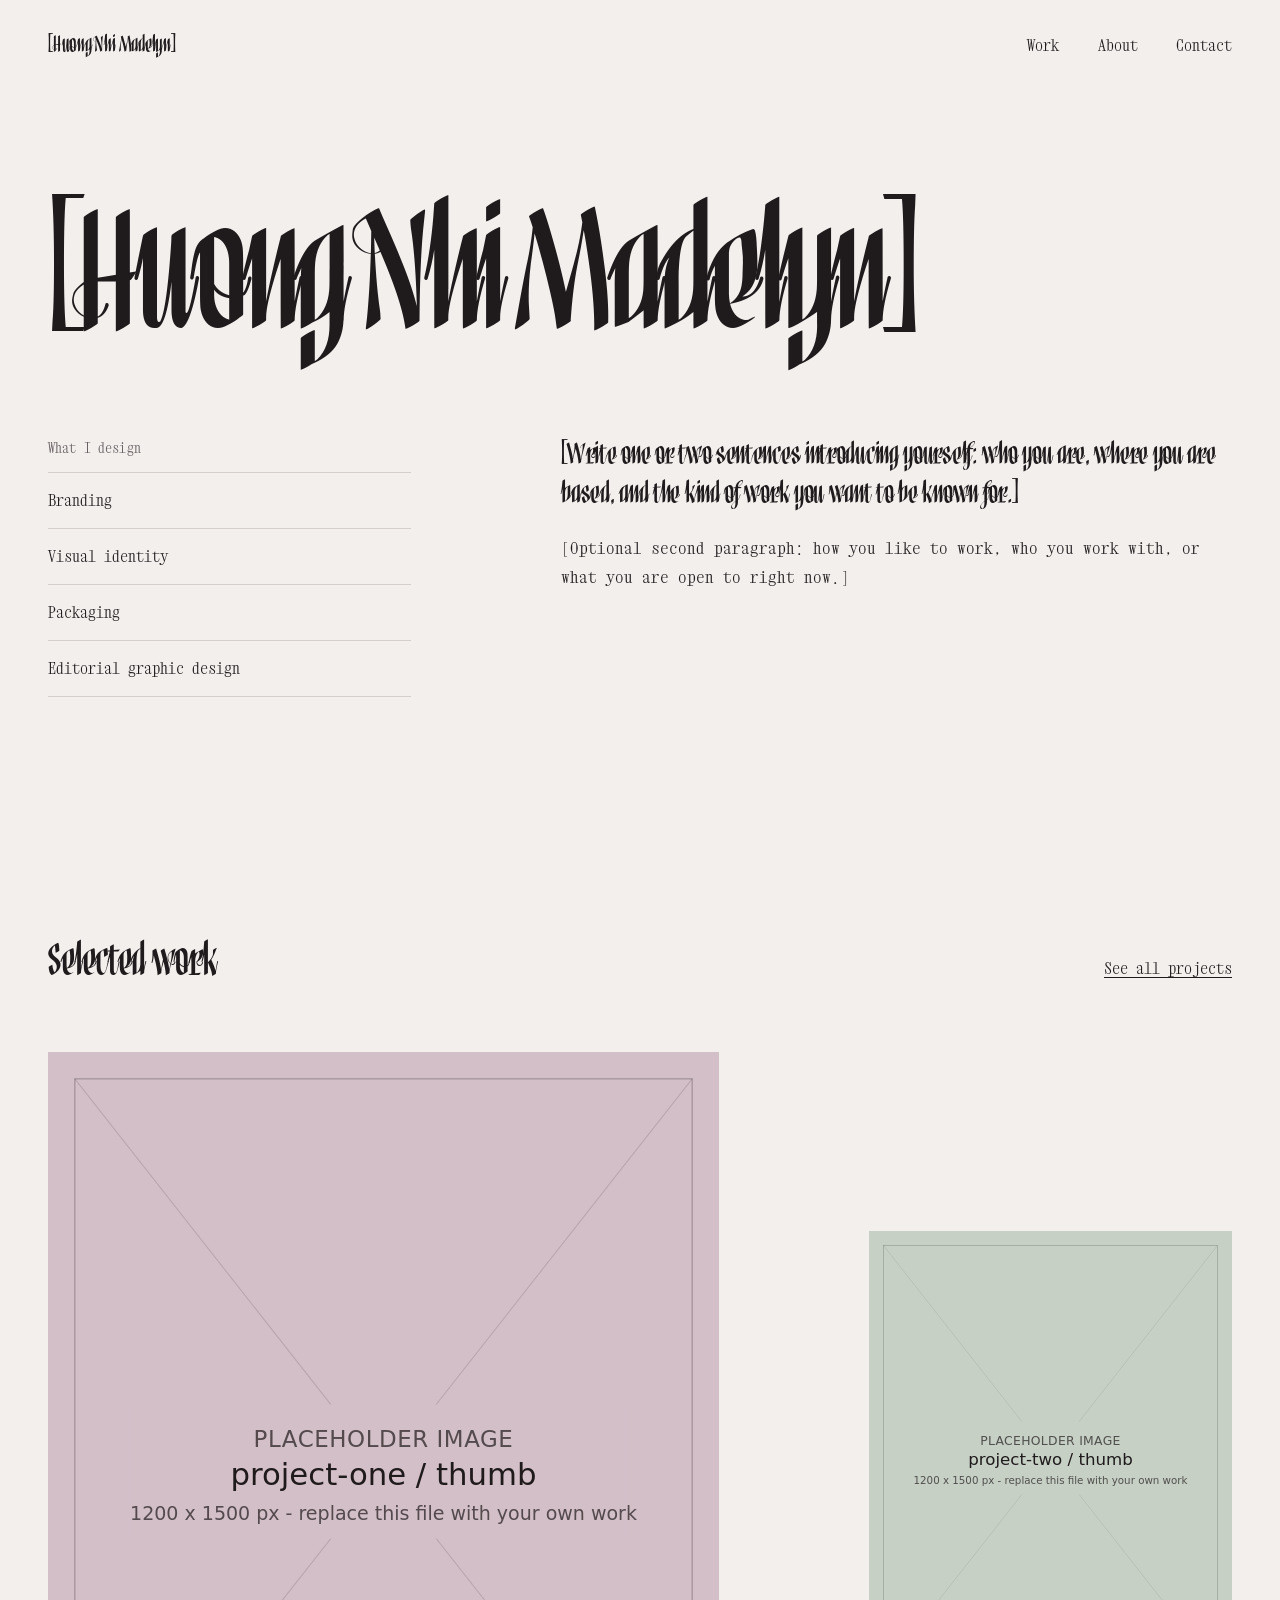
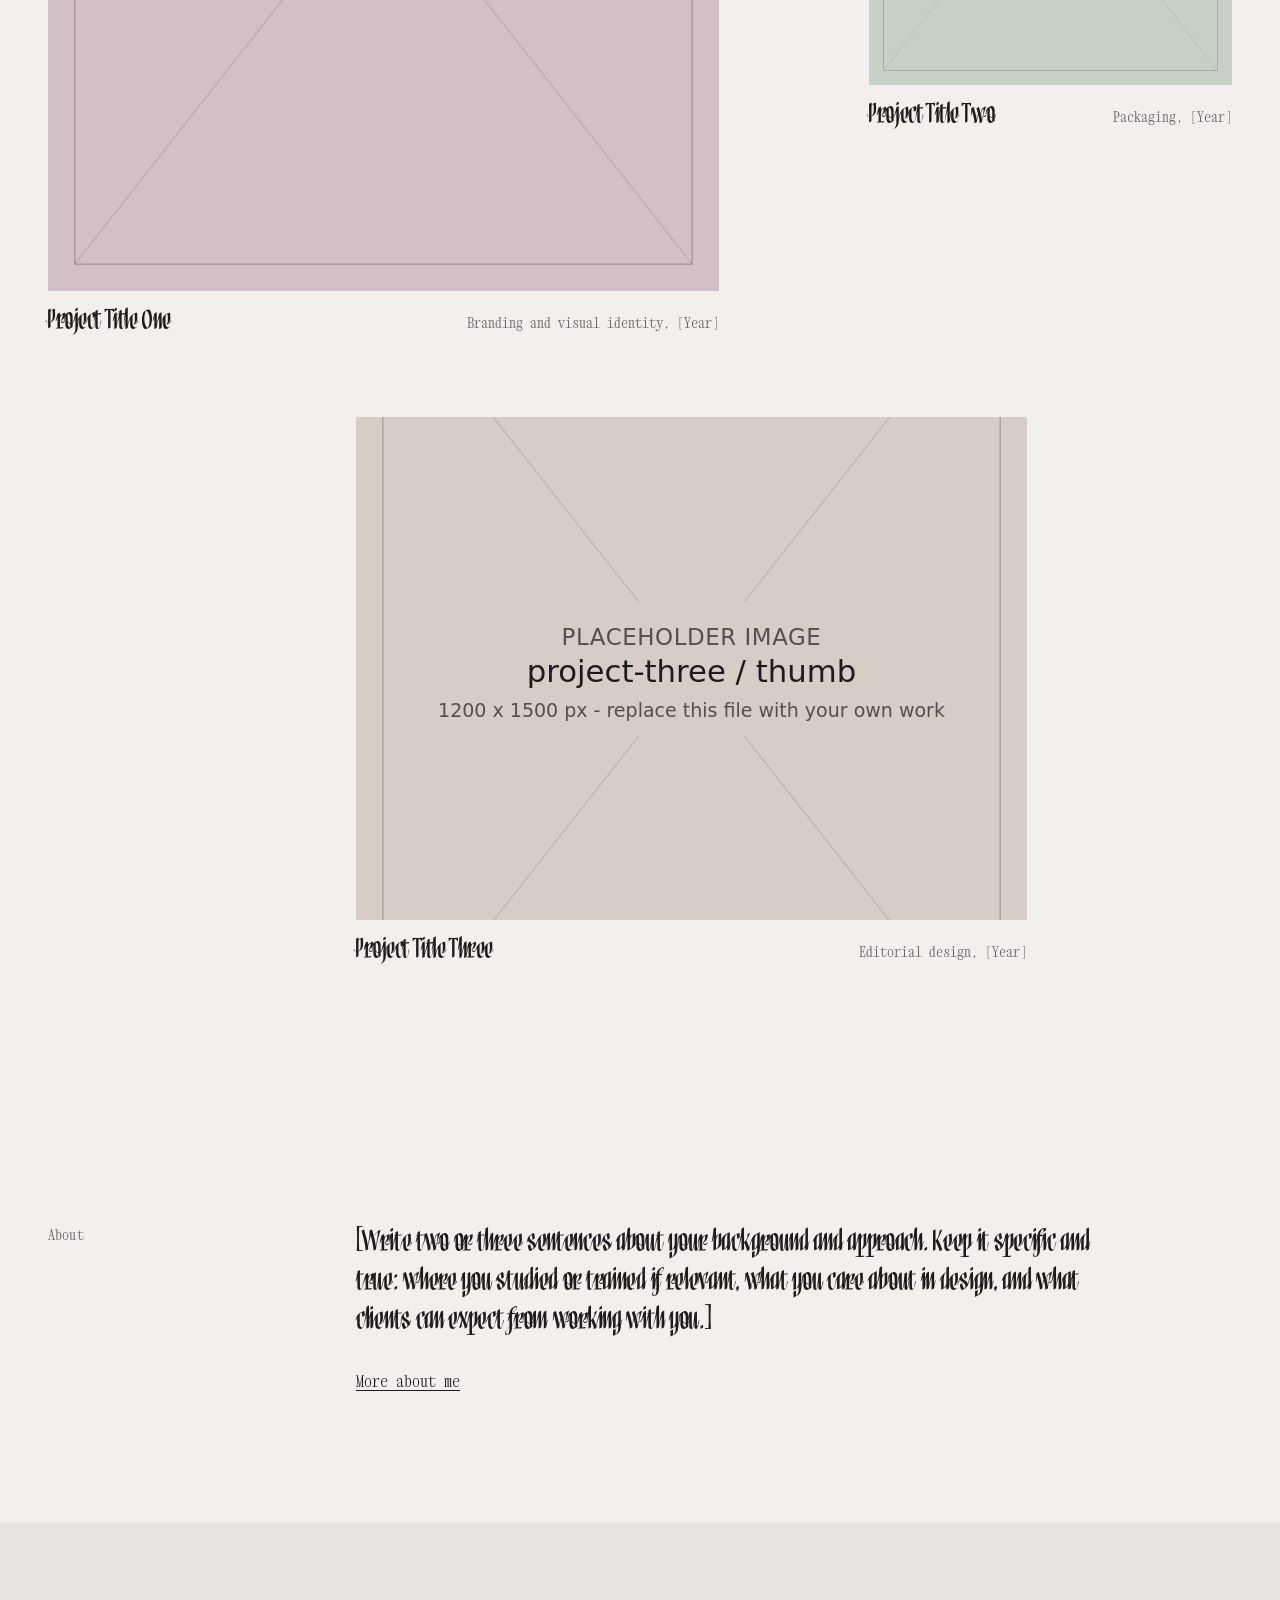
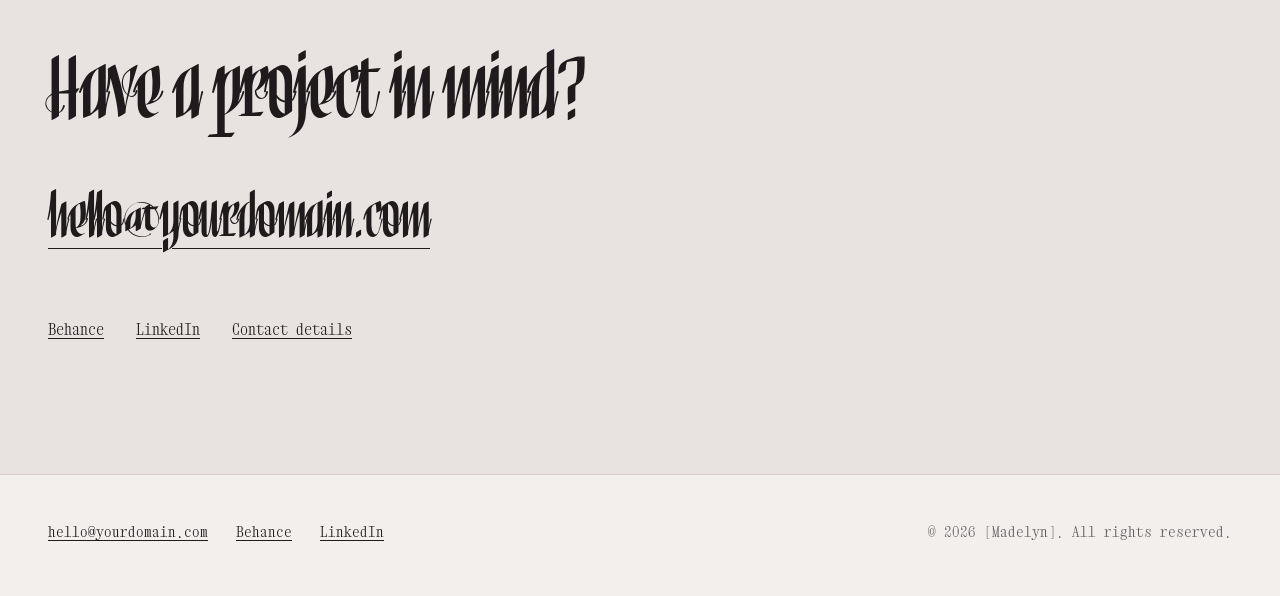
<file: index.html>
<!doctype html>
<html lang="en">
<head>
  <meta charset="utf-8">
  <meta name="viewport" content="width=device-width, initial-scale=1">

  <link rel="preconnect" href="https://fonts.googleapis.com">
  <link rel="preconnect" href="https://fonts.gstatic.com" crossorigin>
  <link href="https://fonts.googleapis.com/css2?family=Xanh+Mono:ital@0;1&display=swap" rel="stylesheet">

  <!-- EDIT: replace [Madelyn], the description, and every YOUR-SITE.pages.dev address. See README.md. -->
  <title>[Madelyn] | Creative Designer </title>
  <meta name="description" content="Portfolio of [Huong Nhi Madelyn], a Creative Designer  working in branding, visual identity, packaging and editorial design.">
  <meta name="theme-color" content="#f2efed">
  <link rel="canonical" href="https://YOUR-SITE.pages.dev/">
  <link rel="icon" href="assets/img/favicon-v2.svg" type="image/svg+xml">

  <meta property="og:type" content="website">
  <meta property="og:site_name" content="[Huong Nhi Madelyn]">
  <meta property="og:title" content="[Huong Nhi Madelyn] | Creative Designer">
  <meta property="og:description" content="Branding, visual identity, packaging and editorial design.">
  <meta property="og:url" content="https://YOUR-SITE.pages.dev/">
  <meta property="og:image" content="https://YOUR-SITE.pages.dev/assets/img/og-default.png">
  <meta property="og:image:alt" content="[Huong Nhi Madelyn], Creative Designer ">
  <meta name="twitter:card" content="summary_large_image">

  <link rel="stylesheet" href="assets/css/styles.css">
  <script src="assets/js/main.js" defer></script>
</head>
<body>
  <a class="skip-link" href="#main">Skip to main content</a>

  <header class="site-header">
    <div class="wrap site-header__inner">
      <a class="wordmark" href="index.html" aria-current="page">[Huong Nhi Madelyn]</a>
      <nav aria-label="Primary">
        <ul class="nav">
          <li><a href="work.html">Work</a></li>
          <li><a href="about.html">About</a></li>
          <li><a href="contact.html">Contact</a></li>
        </ul>
      </nav>
    </div>
  </header>

  <main id="main">

    <!-- Introduction -->
    <section class="hero">
      <div class="wrap">
        <h1 
        style="font-family: 'Cownaffle', serif;"
        class="display hero__name">[Huong Nhi Madelyn]<span class="visually-hidden">, creative designer</span></h1>

        <div class="hero__grid">
          <div class="hero__list">
            <p class="label" id="disciplines-label">What I design</p>
            <ul class="list" aria-labelledby="disciplines-label">
              <li>Branding</li>
              <li>Visual identity</li>
              <li>Packaging</li>
              <li>Editorial graphic design</li>
            </ul>
          </div>

          <div class="hero__intro">
            <p class="lead">[Write one or two sentences introducing yourself: who you are, where you are based, and the kind of work you want to be known for.]</p>
            <p class="prose">[Optional second paragraph: how you like to work, who you work with, or what you are open to right now.]</p>
          </div>
        </div>
      </div>
    </section>

    <!-- Selected projects -->
    <section class="section" aria-labelledby="work-title">
      <div class="wrap">
        <div class="section-head">
          <h2 id="work-title">Selected work</h2>
          <a class="text-link" href="work.html">See all projects</a>
        </div>

        <div class="featured">
          <div class="featured__item featured__item--a">
            <a class="card" href="projects/project-one.html">
              <div class="card__frame">
                <img src="assets/img/project-one/thumb.svg" width="1200" height="1500" loading="lazy" decoding="async"
                     alt="Placeholder: cover image for Project Title One. Replace with a description of your image.">
              </div>
              <div class="card__body">
                <h3 class="card__title">Project Title One</h3>
                <p class="card__meta">Branding and visual identity, [Year]</p>
              </div>
            </a>
          </div>

          <div class="featured__item featured__item--b">
            <a class="card" href="projects/project-two.html">
              <div class="card__frame">
                <img src="assets/img/project-two/thumb.svg" width="1200" height="1500" loading="lazy" decoding="async"
                     alt="Placeholder: cover image for Project Title Two. Replace with a description of your image.">
              </div>
              <div class="card__body">
                <h3 class="card__title">Project Title Two</h3>
                <p class="card__meta">Packaging, [Year]</p>
              </div>
            </a>
          </div>

          <div class="featured__item featured__item--c">
            <a class="card" href="projects/project-three.html">
              <div class="card__frame card__frame--wide">
                <img src="assets/img/project-three/thumb.svg" width="1200" height="1500" loading="lazy" decoding="async"
                     alt="Placeholder: cover image for Project Title Three. Replace with a description of your image.">
              </div>
              <div class="card__body">
                <h3 class="card__title">Project Title Three</h3>
                <p class="card__meta">Editorial design, [Year]</p>
              </div>
            </a>
          </div>
        </div>
      </div>
    </section>

    <!-- About (short version) -->
    <section class="section" aria-labelledby="about-title">
      <div class="wrap split">
        <div class="split__label">
          <h2 id="about-title" class="label section-label">About</h2>
        </div>
        <div class="split__body">
          <p class="lead">[Write two or three sentences about your background and approach. Keep it specific and true: where you studied or trained if relevant, what you care about in design, and what clients can expect from working with you.]</p>
          <p style="margin-top: 1.75rem;"><a class="text-link" href="about.html">More about me</a></p>
        </div>
      </div>
    </section>

    <!-- Contact -->
    <section class="section section--wash contact-band" aria-labelledby="contact-title">
      <div class="wrap">
        <h2 id="contact-title" class="title">Have a project in mind?</h2>
        <a class="big-link" href="mailto:hello@yourdomain.com">hello@yourdomain.com</a>
        <ul class="links">
          <li><a href="https://www.behance.net/your-username" target="_blank" rel="noopener noreferrer">Behance<span class="visually-hidden"> (opens in a new tab)</span></a></li>
          <li><a href="https://www.linkedin.com/in/your-username" target="_blank" rel="noopener noreferrer">LinkedIn<span class="visually-hidden"> (opens in a new tab)</span></a></li>
          <li><a href="contact.html">Contact details</a></li>
        </ul>
      </div>
    </section>

  </main>

  <footer class="site-footer">
    <div class="wrap site-footer__inner">
      <ul class="links">
        <li><a href="mailto:hello@yourdomain.com">hello@yourdomain.com</a></li>
        <li><a href="https://www.behance.net/your-username" target="_blank" rel="noopener noreferrer">Behance<span class="visually-hidden"> (opens in a new tab)</span></a></li>
        <li><a href="https://www.linkedin.com/in/your-username" target="_blank" rel="noopener noreferrer">LinkedIn<span class="visually-hidden"> (opens in a new tab)</span></a></li>
      </ul>
      <p class="site-footer__copy">&copy; <span data-year>2026</span> [Madelyn]. All rights reserved.</p>
    </div>
  </footer>
</body>
</html>
</file>
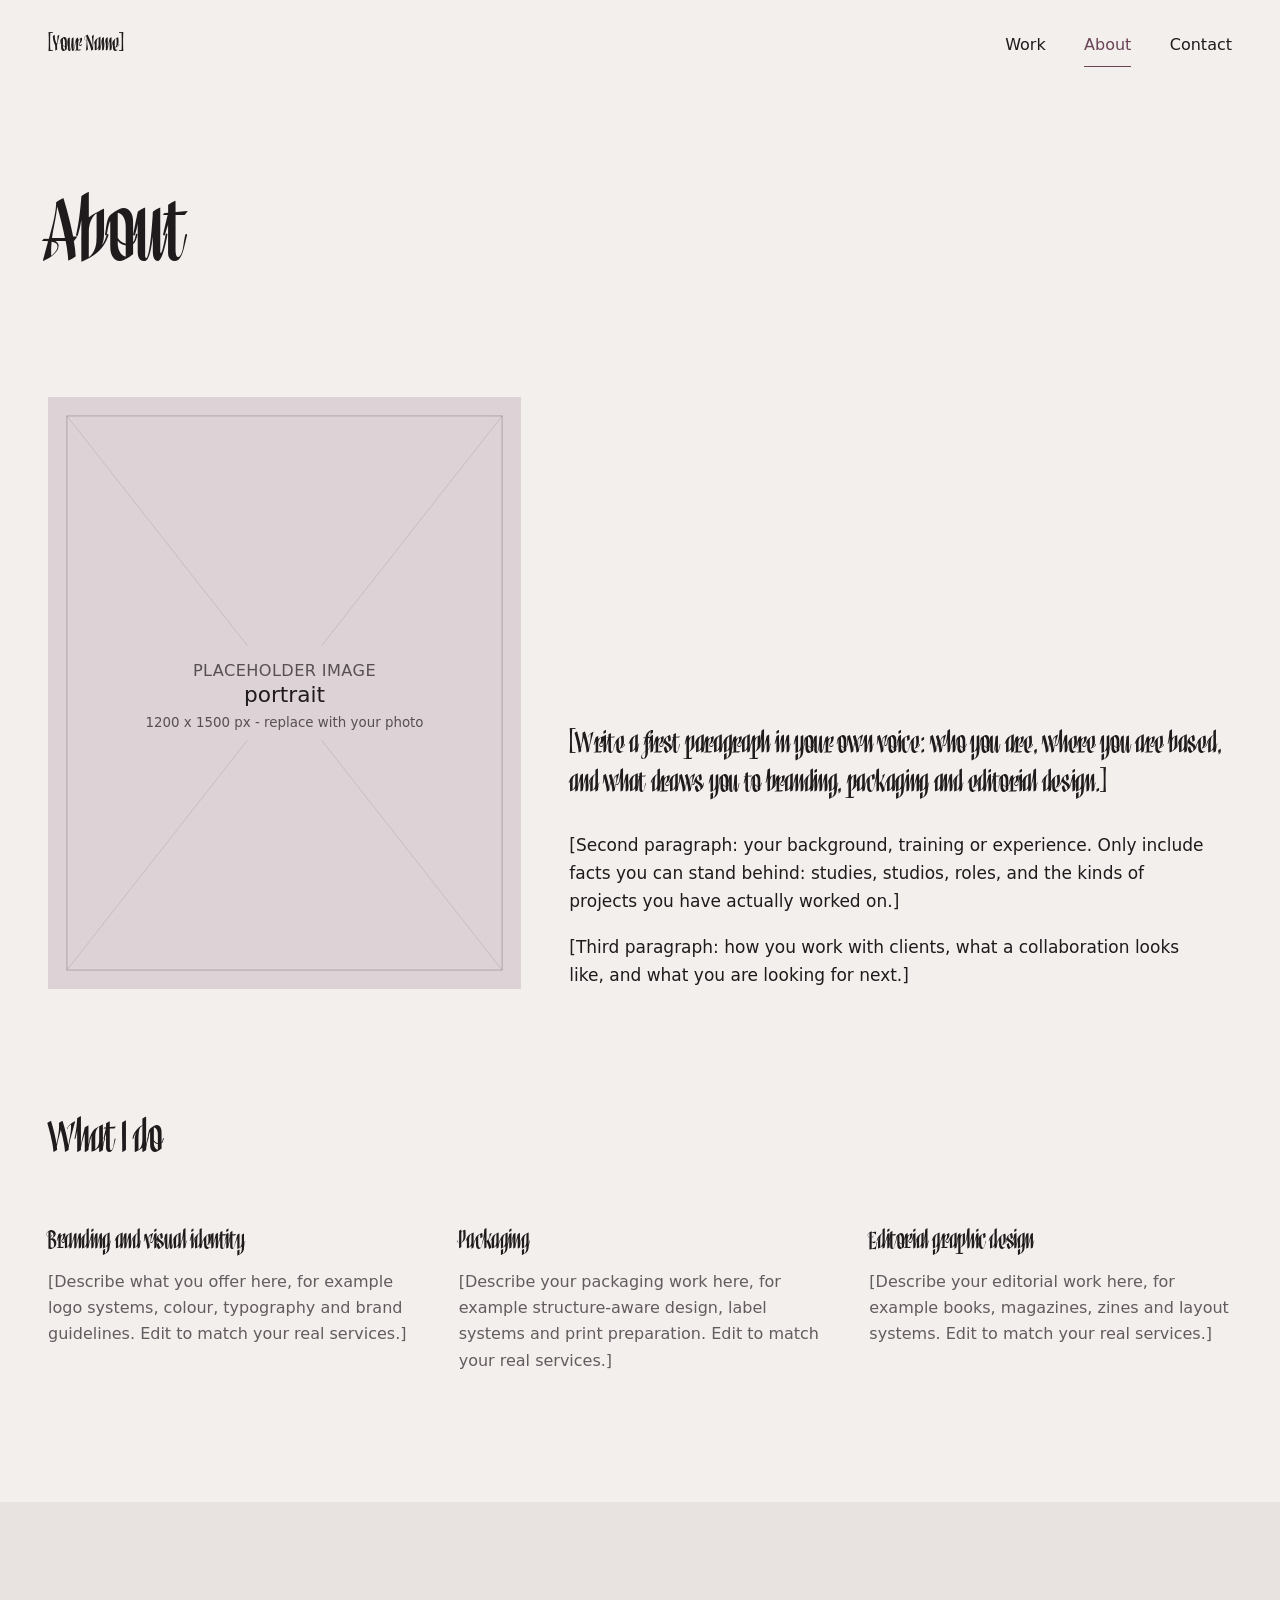
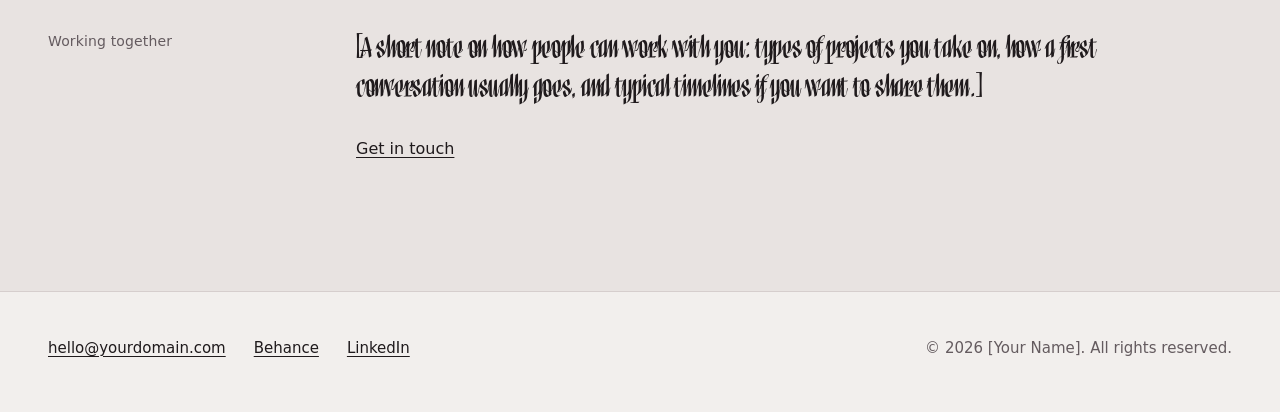
<file: about.html>
<!doctype html>
<html lang="en">
<head>
  <meta charset="utf-8">
  <meta name="viewport" content="width=device-width, initial-scale=1">

  <link rel="preconnect" href="https://fonts.googleapis.com">
  <link rel="preconnect" href="https://fonts.gstatic.com" crossorigin>
  <link href="https://fonts.googleapis.com/css2?family=Cossette+Titre:wght@400;700&display=swap" rel="stylesheet">

  <!-- EDIT: replace [Your Name], the description, and every YOUR-SITE.pages.dev address. See README.md. -->
  <title>About | [Your Name]</title>
  <meta name="description" content="About [Your Name], a graphic designer working in branding, visual identity, packaging and editorial design.">
  <meta name="theme-color" content="#f2efed">
  <link rel="canonical" href="https://YOUR-SITE.pages.dev/about">
  <link rel="icon" href="assets/img/favicon.svg" type="image/svg+xml">

  <meta property="og:type" content="website">
  <meta property="og:site_name" content="[Your Name]">
  <meta property="og:title" content="About | [Your Name]">
  <meta property="og:description" content="About [Your Name], a graphic designer working in branding, visual identity, packaging and editorial design.">
  <meta property="og:url" content="https://YOUR-SITE.pages.dev/about">
  <meta property="og:image" content="https://YOUR-SITE.pages.dev/assets/img/og-default.png">
  <meta property="og:image:alt" content="[Your Name], graphic designer">
  <meta name="twitter:card" content="summary_large_image">

  <link rel="stylesheet" href="assets/css/styles.css">
  <script src="assets/js/main.js" defer></script>
</head>
<body>
  <a class="skip-link" href="#main">Skip to main content</a>

  <header class="site-header">
    <div class="wrap site-header__inner">
      <a class="wordmark" href="index.html">[Your Name]</a>
      <nav aria-label="Primary">
        <ul class="nav">
          <li><a href="work.html">Work</a></li>
          <li><a href="about.html" aria-current="page">About</a></li>
          <li><a href="contact.html">Contact</a></li>
        </ul>
      </nav>
    </div>
  </header>

  <main id="main">

    <div class="page-head">
      <div class="wrap">
        <h1 class="title">About</h1>
      </div>
    </div>

    <section class="wrap about-intro" aria-label="Biography">
      <figure class="portrait">
        <img src="assets/img/portrait.svg" width="1200" height="1500" decoding="async" fetchpriority="high"
             alt="Placeholder: portrait of [Your Name]. Replace with a description of your photo.">
      </figure>
      <div>
        <p class="lead">[Write a first paragraph in your own voice: who you are, where you are based, and what draws you to branding, packaging and editorial design.]</p>
        <div class="prose" style="margin-top: 1.75rem;">
          <p>[Second paragraph: your background, training or experience. Only include facts you can stand behind: studies, studios, roles, and the kinds of projects you have actually worked on.]</p>
          <p>[Third paragraph: how you work with clients, what a collaboration looks like, and what you are looking for next.]</p>
        </div>
      </div>
    </section>

    <section class="section" aria-labelledby="services-title">
      <div class="wrap">
        <div class="section-head">
          <h2 id="services-title">What I do</h2>
        </div>
        <div class="pillars">
          <div>
            <h3>Branding and visual identity</h3>
            <p>[Describe what you offer here, for example logo systems, colour, typography and brand guidelines. Edit to match your real services.]</p>
          </div>
          <div>
            <h3>Packaging</h3>
            <p>[Describe your packaging work here, for example structure-aware design, label systems and print preparation. Edit to match your real services.]</p>
          </div>
          <div>
            <h3>Editorial graphic design</h3>
            <p>[Describe your editorial work here, for example books, magazines, zines and layout systems. Edit to match your real services.]</p>
          </div>
        </div>
      </div>
    </section>

    <section class="section section--wash" aria-labelledby="working-title">
      <div class="wrap split">
        <div class="split__label">
          <h2 id="working-title" class="label section-label">Working together</h2>
        </div>
        <div class="split__body">
          <p class="lead">[A short note on how people can work with you: types of projects you take on, how a first conversation usually goes, and typical timelines if you want to share them.]</p>
          <p style="margin-top: 1.75rem;"><a class="text-link" href="contact.html">Get in touch</a></p>
        </div>
      </div>
    </section>

  </main>

  <footer class="site-footer">
    <div class="wrap site-footer__inner">
      <ul class="links">
        <li><a href="mailto:hello@yourdomain.com">hello@yourdomain.com</a></li>
        <li><a href="https://www.behance.net/your-username" target="_blank" rel="noopener noreferrer">Behance<span class="visually-hidden"> (opens in a new tab)</span></a></li>
        <li><a href="https://www.linkedin.com/in/your-username" target="_blank" rel="noopener noreferrer">LinkedIn<span class="visually-hidden"> (opens in a new tab)</span></a></li>
      </ul>
      <p class="site-footer__copy">&copy; <span data-year>2026</span> [Your Name]. All rights reserved.</p>
    </div>
  </footer>
</body>
</html>
</file>
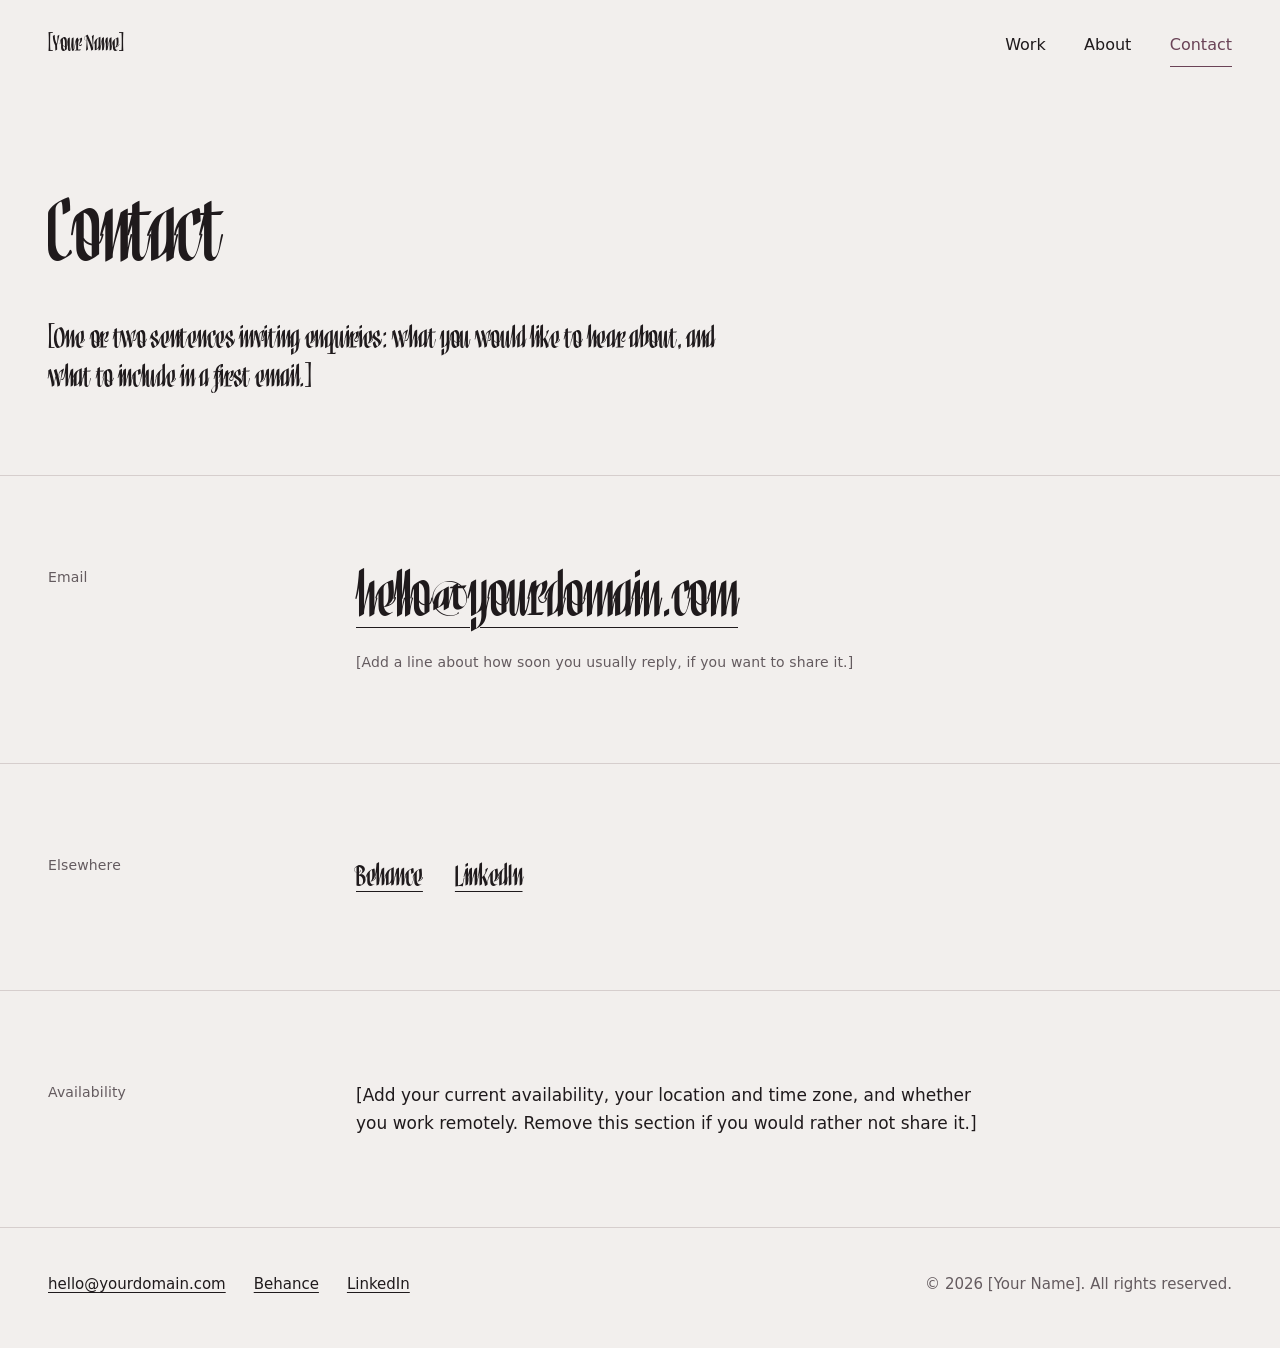
<file: contact.html>
<!doctype html>
<html lang="en">
<head>
  <meta charset="utf-8">
  <meta name="viewport" content="width=device-width, initial-scale=1">

  <link rel="preconnect" href="https://fonts.googleapis.com">
  <link rel="preconnect" href="https://fonts.gstatic.com" crossorigin>
  <link href="https://fonts.googleapis.com/css2?family=Cossette+Titre:wght@400;700&display=swap" rel="stylesheet">

  <!-- EDIT: replace [Your Name], the email, Behance and LinkedIn links, and every YOUR-SITE.pages.dev address. See README.md. -->
  <title>Contact | [Your Name]</title>
  <meta name="description" content="Contact [Your Name], graphic designer, about branding, visual identity, packaging and editorial design projects.">
  <meta name="theme-color" content="#f2efed">
  <link rel="canonical" href="https://YOUR-SITE.pages.dev/contact">
  <link rel="icon" href="assets/img/favicon.svg" type="image/svg+xml">

  <meta property="og:type" content="website">
  <meta property="og:site_name" content="[Your Name]">
  <meta property="og:title" content="Contact | [Your Name]">
  <meta property="og:description" content="Get in touch about branding, visual identity, packaging and editorial design projects.">
  <meta property="og:url" content="https://YOUR-SITE.pages.dev/contact">
  <meta property="og:image" content="https://YOUR-SITE.pages.dev/assets/img/og-default.png">
  <meta property="og:image:alt" content="[Your Name], graphic designer">
  <meta name="twitter:card" content="summary_large_image">

  <link rel="stylesheet" href="assets/css/styles.css">
  <script src="assets/js/main.js" defer></script>
</head>
<body>
  <a class="skip-link" href="#main">Skip to main content</a>

  <header class="site-header">
    <div class="wrap site-header__inner">
      <a class="wordmark" href="index.html">[Your Name]</a>
      <nav aria-label="Primary">
        <ul class="nav">
          <li><a href="work.html">Work</a></li>
          <li><a href="about.html">About</a></li>
          <li><a href="contact.html" aria-current="page">Contact</a></li>
        </ul>
      </nav>
    </div>
  </header>

  <main id="main">

    <div class="page-head">
      <div class="wrap">
        <h1 class="title">Contact</h1>
        <p class="lead">[One or two sentences inviting enquiries: what you would like to hear about, and what to include in a first email.]</p>
      </div>
    </div>

    <section class="block" aria-labelledby="email-title">
      <div class="wrap split">
        <div class="split__label">
          <h2 id="email-title" class="label section-label">Email</h2>
        </div>
        <div class="split__body">
          <a class="big-link" href="mailto:hello@yourdomain.com">hello@yourdomain.com</a>
          <p class="label" style="margin-top: 1rem;">[Add a line about how soon you usually reply, if you want to share it.]</p>
        </div>
      </div>
    </section>

    <section class="block" aria-labelledby="elsewhere-title">
      <div class="wrap split">
        <div class="split__label">
          <h2 id="elsewhere-title" class="label section-label">Elsewhere</h2>
        </div>
        <div class="split__body">
          <ul class="links lead">
            <li><a href="https://www.behance.net/your-username" target="_blank" rel="noopener noreferrer">Behance<span class="visually-hidden"> (opens in a new tab)</span></a></li>
            <li><a href="https://www.linkedin.com/in/your-username" target="_blank" rel="noopener noreferrer">LinkedIn<span class="visually-hidden"> (opens in a new tab)</span></a></li>
          </ul>
        </div>
      </div>
    </section>

    <section class="block" aria-labelledby="availability-title">
      <div class="wrap split">
        <div class="split__label">
          <h2 id="availability-title" class="label section-label">Availability</h2>
        </div>
        <div class="split__body">
          <p class="prose">[Add your current availability, your location and time zone, and whether you work remotely. Remove this section if you would rather not share it.]</p>
        </div>
      </div>
    </section>

  </main>

  <footer class="site-footer">
    <div class="wrap site-footer__inner">
      <ul class="links">
        <li><a href="mailto:hello@yourdomain.com">hello@yourdomain.com</a></li>
        <li><a href="https://www.behance.net/your-username" target="_blank" rel="noopener noreferrer">Behance<span class="visually-hidden"> (opens in a new tab)</span></a></li>
        <li><a href="https://www.linkedin.com/in/your-username" target="_blank" rel="noopener noreferrer">LinkedIn<span class="visually-hidden"> (opens in a new tab)</span></a></li>
      </ul>
      <p class="site-footer__copy">&copy; <span data-year>2026</span> [Your Name]. All rights reserved.</p>
    </div>
  </footer>
</body>
</html>
</file>
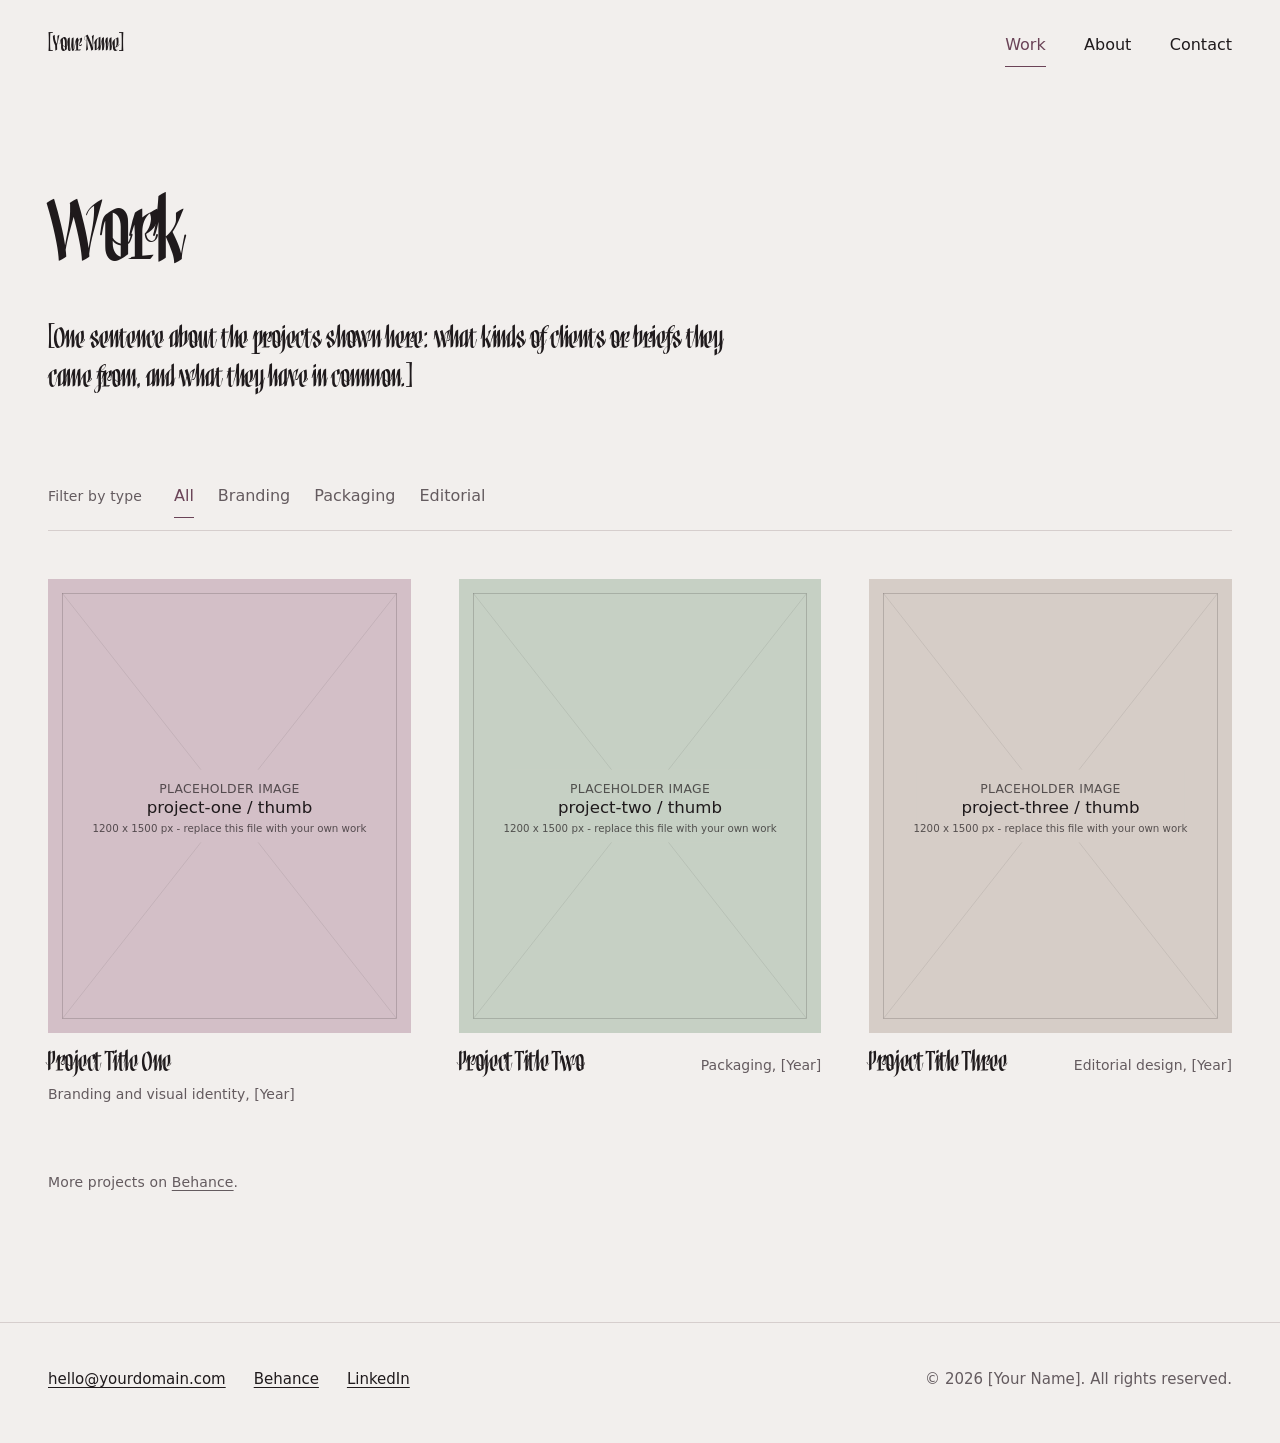
<file: work.html>
<!doctype html>
<html lang="en">
<head>
  <meta charset="utf-8">
  <meta name="viewport" content="width=device-width, initial-scale=1">

  <link rel="preconnect" href="https://fonts.googleapis.com">
  <link rel="preconnect" href="https://fonts.gstatic.com" crossorigin>
  <link href="https://fonts.googleapis.com/css2?family=Cossette+Titre:wght@400;700&display=swap" rel="stylesheet">

  <!-- EDIT: replace [Your Name], the description, and every YOUR-SITE.pages.dev address. See README.md. -->
  <title>Work | [Your Name]</title>
  <meta name="description" content="Selected branding, visual identity, packaging and editorial design projects by [Your Name].">
  <meta name="theme-color" content="#f2efed">
  <link rel="canonical" href="https://YOUR-SITE.pages.dev/work">
  <link rel="icon" href="assets/img/favicon.svg" type="image/svg+xml">

  <meta property="og:type" content="website">
  <meta property="og:site_name" content="[Your Name]">
  <meta property="og:title" content="Work | [Your Name]">
  <meta property="og:description" content="Selected branding, visual identity, packaging and editorial design projects.">
  <meta property="og:url" content="https://YOUR-SITE.pages.dev/work">
  <meta property="og:image" content="https://YOUR-SITE.pages.dev/assets/img/og-default.png">
  <meta property="og:image:alt" content="[Your Name], graphic designer">
  <meta name="twitter:card" content="summary_large_image">

  <link rel="stylesheet" href="assets/css/styles.css">
  <script src="assets/js/main.js" defer></script>
</head>
<body>
  <a class="skip-link" href="#main">Skip to main content</a>

  <header class="site-header">
    <div class="wrap site-header__inner">
      <a class="wordmark" href="index.html">[Your Name]</a>
      <nav aria-label="Primary">
        <ul class="nav">
          <li><a href="work.html" aria-current="page">Work</a></li>
          <li><a href="about.html">About</a></li>
          <li><a href="contact.html">Contact</a></li>
        </ul>
      </nav>
    </div>
  </header>

  <main id="main">

    <div class="page-head">
      <div class="wrap">
        <h1 class="title">Work</h1>
        <p class="lead">[One sentence about the projects shown here: what kinds of clients or briefs they came from, and what they have in common.]</p>
      </div>
    </div>

    <section class="work-section" aria-label="Projects">
      <div class="wrap">

        <!--
          Filter bar. It is hidden in the HTML and shown by main.js, so without
          JavaScript the page simply shows every project.
          data-filter values must match the data-category values on the projects below.
        -->
        <div class="filters" data-filters hidden>
          <p class="label" id="filter-label">Filter by type</p>
          <ul class="filters__list" aria-labelledby="filter-label">
            <li><button type="button" class="filters__btn" data-filter="all" aria-pressed="true">All</button></li>
            <li><button type="button" class="filters__btn" data-filter="branding" aria-pressed="false">Branding</button></li>
            <li><button type="button" class="filters__btn" data-filter="packaging" aria-pressed="false">Packaging</button></li>
            <li><button type="button" class="filters__btn" data-filter="editorial" aria-pressed="false">Editorial</button></li>
          </ul>
        </div>

        <p class="visually-hidden" role="status" aria-live="polite" data-filter-status></p>

        <ul class="work-grid" data-work-grid>

          <!-- A project can belong to several types: data-category="branding packaging" -->
          <li class="work-grid__item" data-category="branding">
            <a class="card" href="projects/project-one.html">
              <div class="card__frame">
                <img src="assets/img/project-one/thumb.svg" width="1200" height="1500" loading="lazy" decoding="async"
                     alt="Placeholder: cover image for Project Title One. Replace with a description of your image.">
              </div>
              <div class="card__body">
                <h2 class="card__title">Project Title One</h2>
                <p class="card__meta">Branding and visual identity, [Year]</p>
              </div>
            </a>
          </li>

          <li class="work-grid__item" data-category="packaging">
            <a class="card" href="projects/project-two.html">
              <div class="card__frame">
                <img src="assets/img/project-two/thumb.svg" width="1200" height="1500" loading="lazy" decoding="async"
                     alt="Placeholder: cover image for Project Title Two. Replace with a description of your image.">
              </div>
              <div class="card__body">
                <h2 class="card__title">Project Title Two</h2>
                <p class="card__meta">Packaging, [Year]</p>
              </div>
            </a>
          </li>

          <li class="work-grid__item" data-category="editorial">
            <a class="card" href="projects/project-three.html">
              <div class="card__frame">
                <img src="assets/img/project-three/thumb.svg" width="1200" height="1500" loading="lazy" decoding="async"
                     alt="Placeholder: cover image for Project Title Three. Replace with a description of your image.">
              </div>
              <div class="card__body">
                <h2 class="card__title">Project Title Three</h2>
                <p class="card__meta">Editorial design, [Year]</p>
              </div>
            </a>
          </li>

        </ul>

        <p class="work-empty" data-filter-empty hidden>No projects in this category yet.</p>

        <p class="label work-more">More projects on <a class="text-link" href="https://www.behance.net/your-username" target="_blank" rel="noopener noreferrer">Behance<span class="visually-hidden"> (opens in a new tab)</span></a>.</p>
      </div>
    </section>

  </main>

  <footer class="site-footer">
    <div class="wrap site-footer__inner">
      <ul class="links">
        <li><a href="mailto:hello@yourdomain.com">hello@yourdomain.com</a></li>
        <li><a href="https://www.behance.net/your-username" target="_blank" rel="noopener noreferrer">Behance<span class="visually-hidden"> (opens in a new tab)</span></a></li>
        <li><a href="https://www.linkedin.com/in/your-username" target="_blank" rel="noopener noreferrer">LinkedIn<span class="visually-hidden"> (opens in a new tab)</span></a></li>
      </ul>
      <p class="site-footer__copy">&copy; <span data-year>2026</span> [Your Name]. All rights reserved.</p>
    </div>
  </footer>
</body>
</html>
</file>
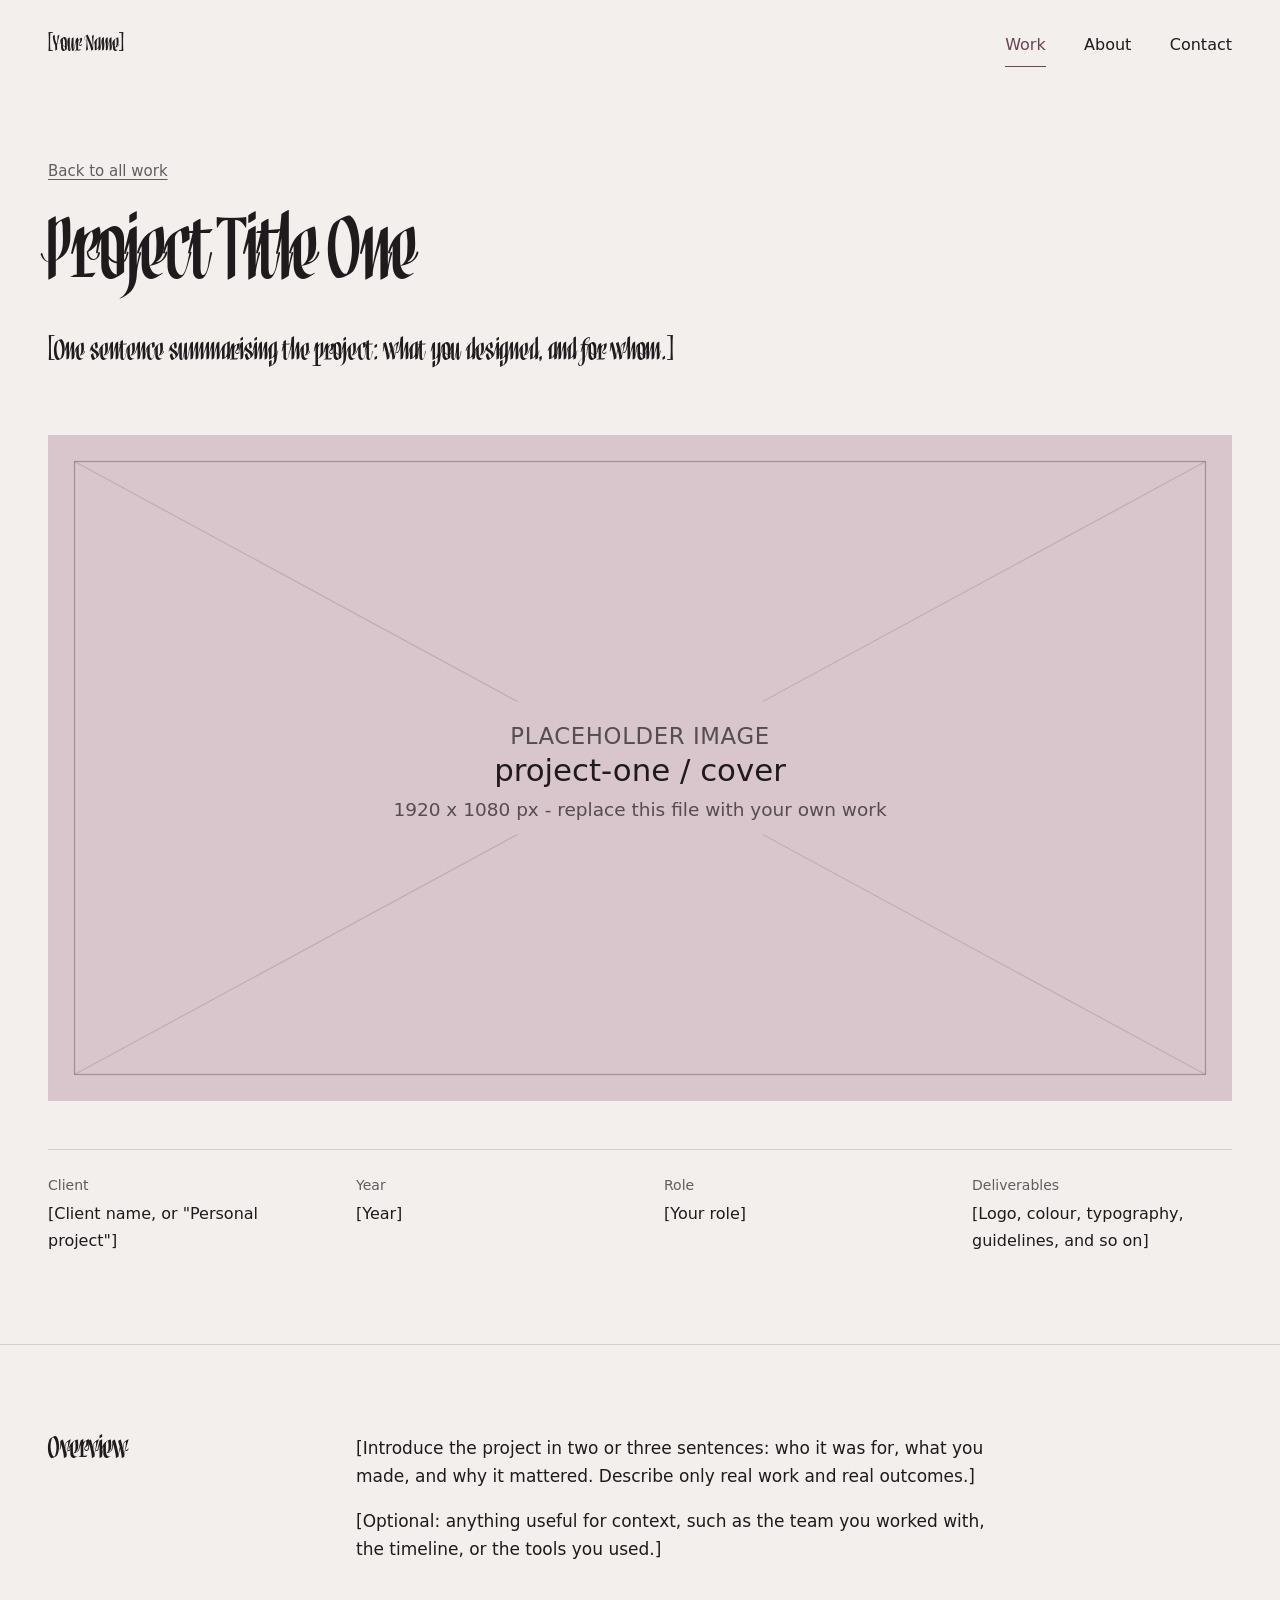
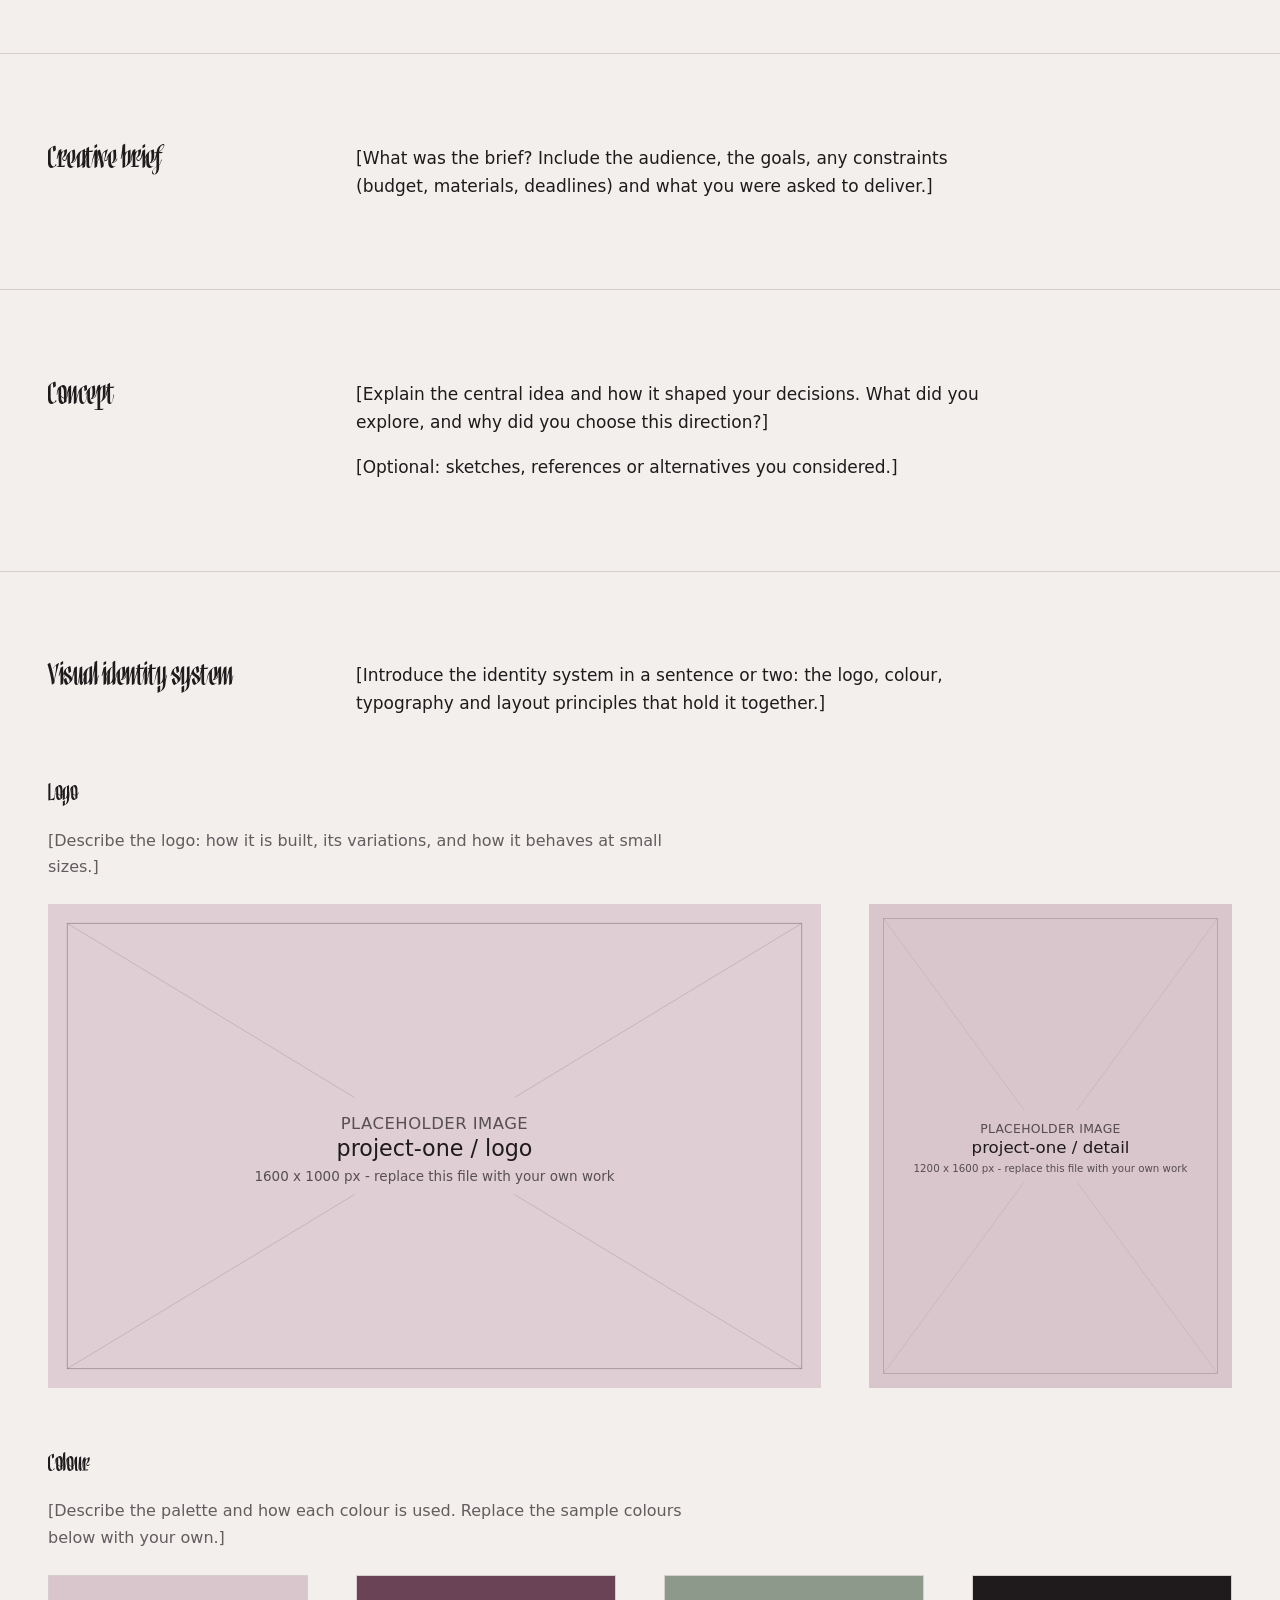
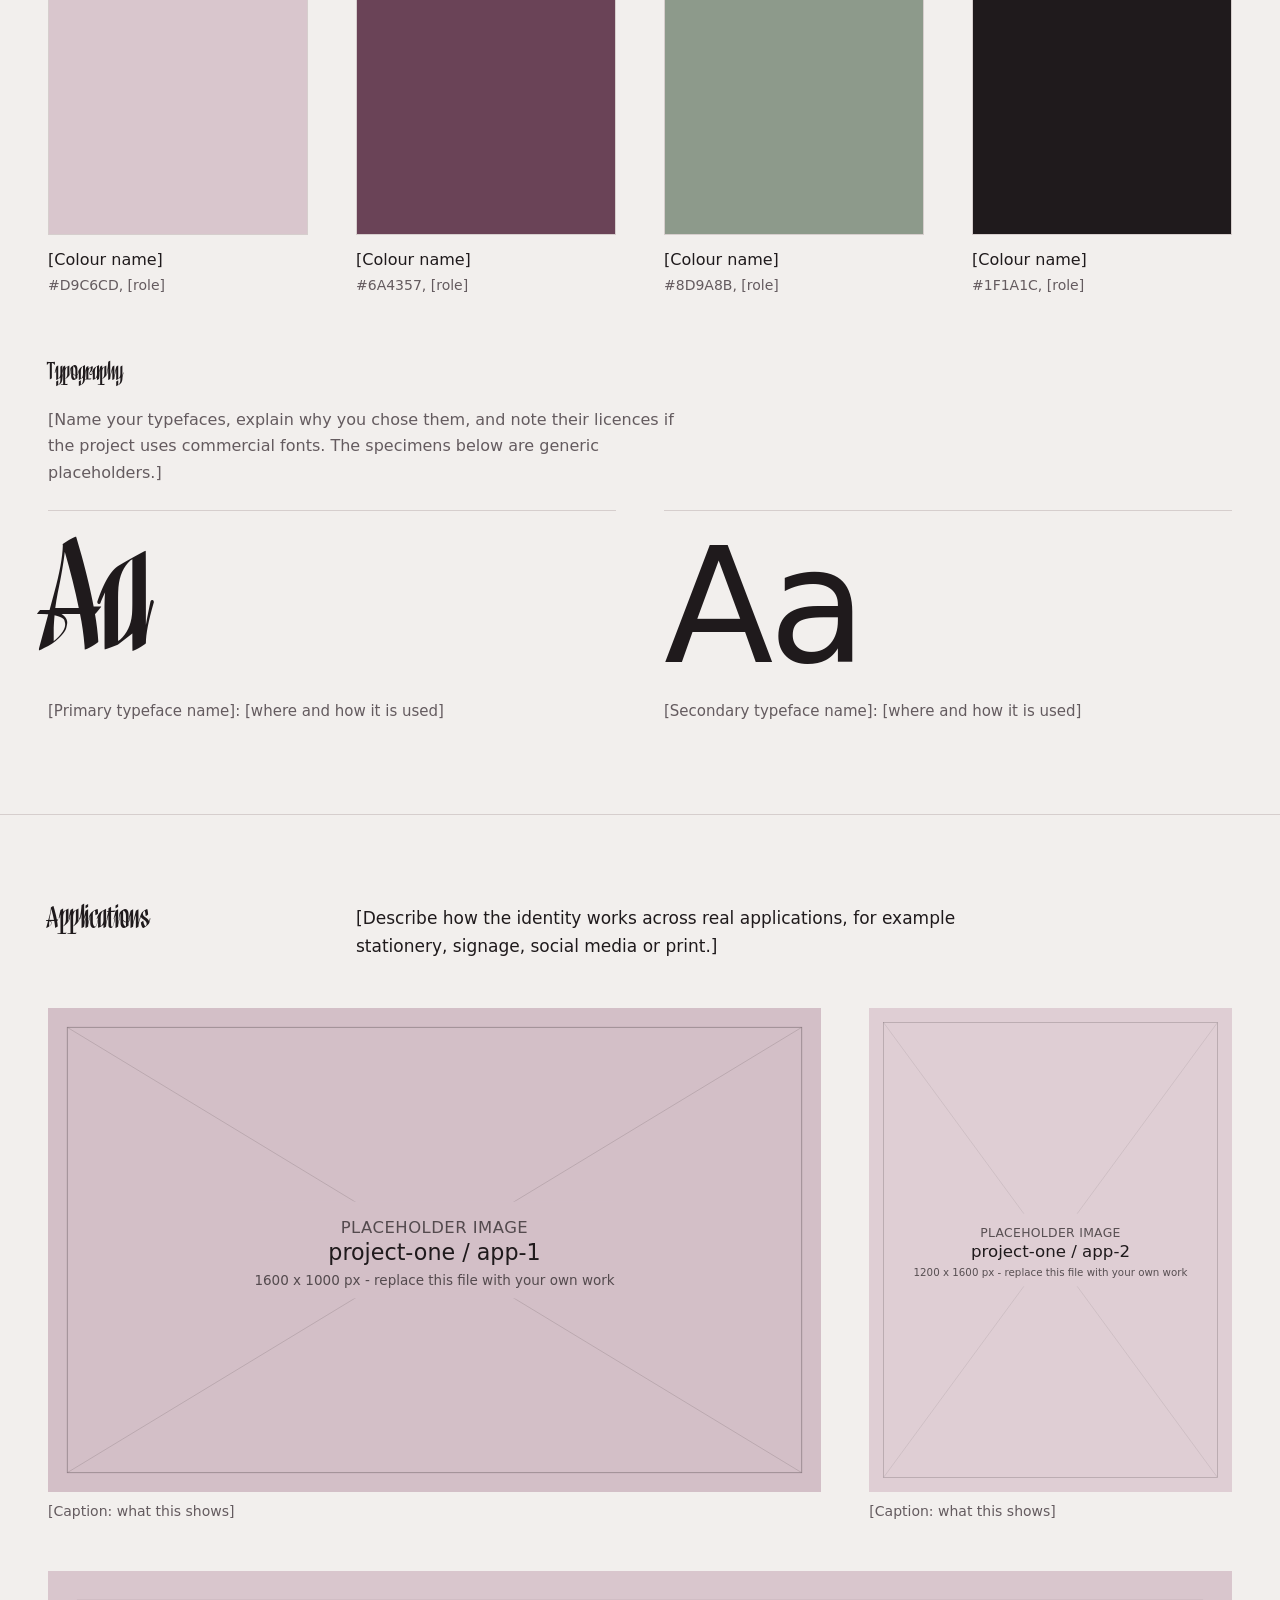
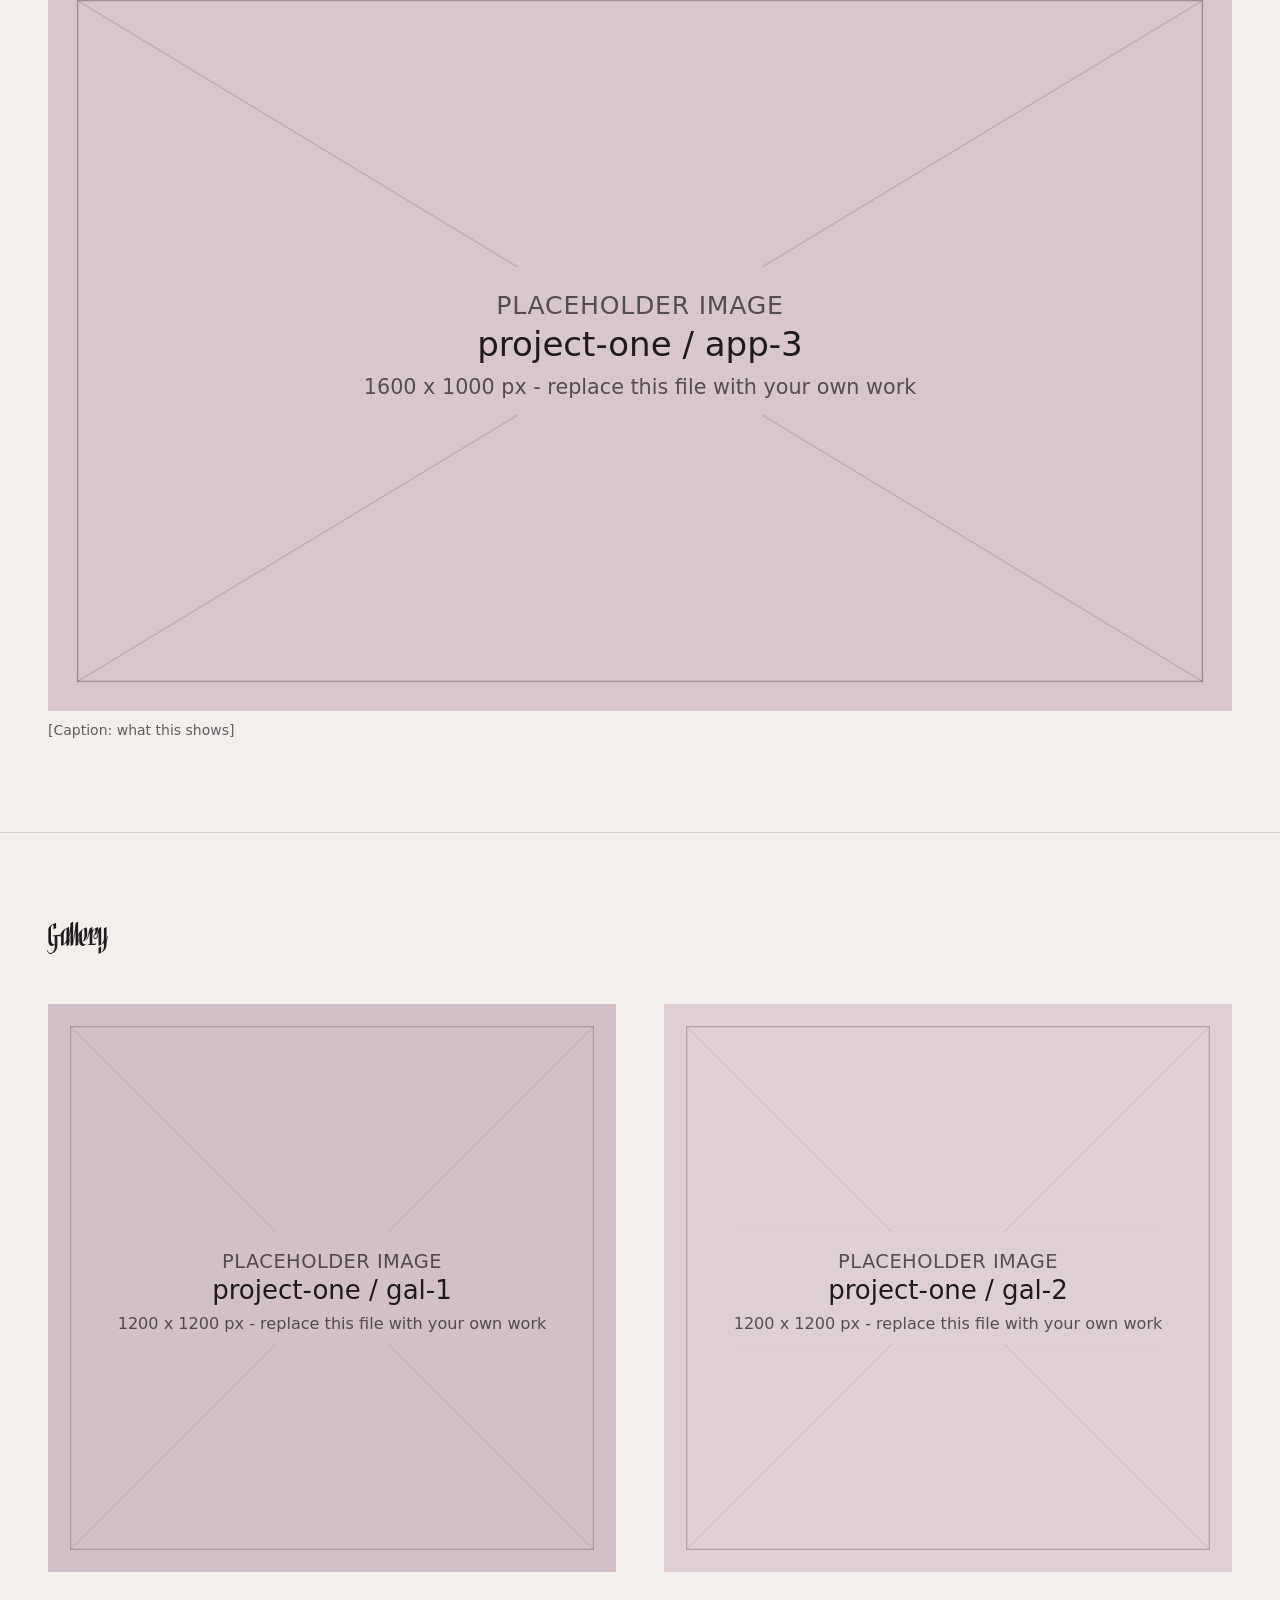
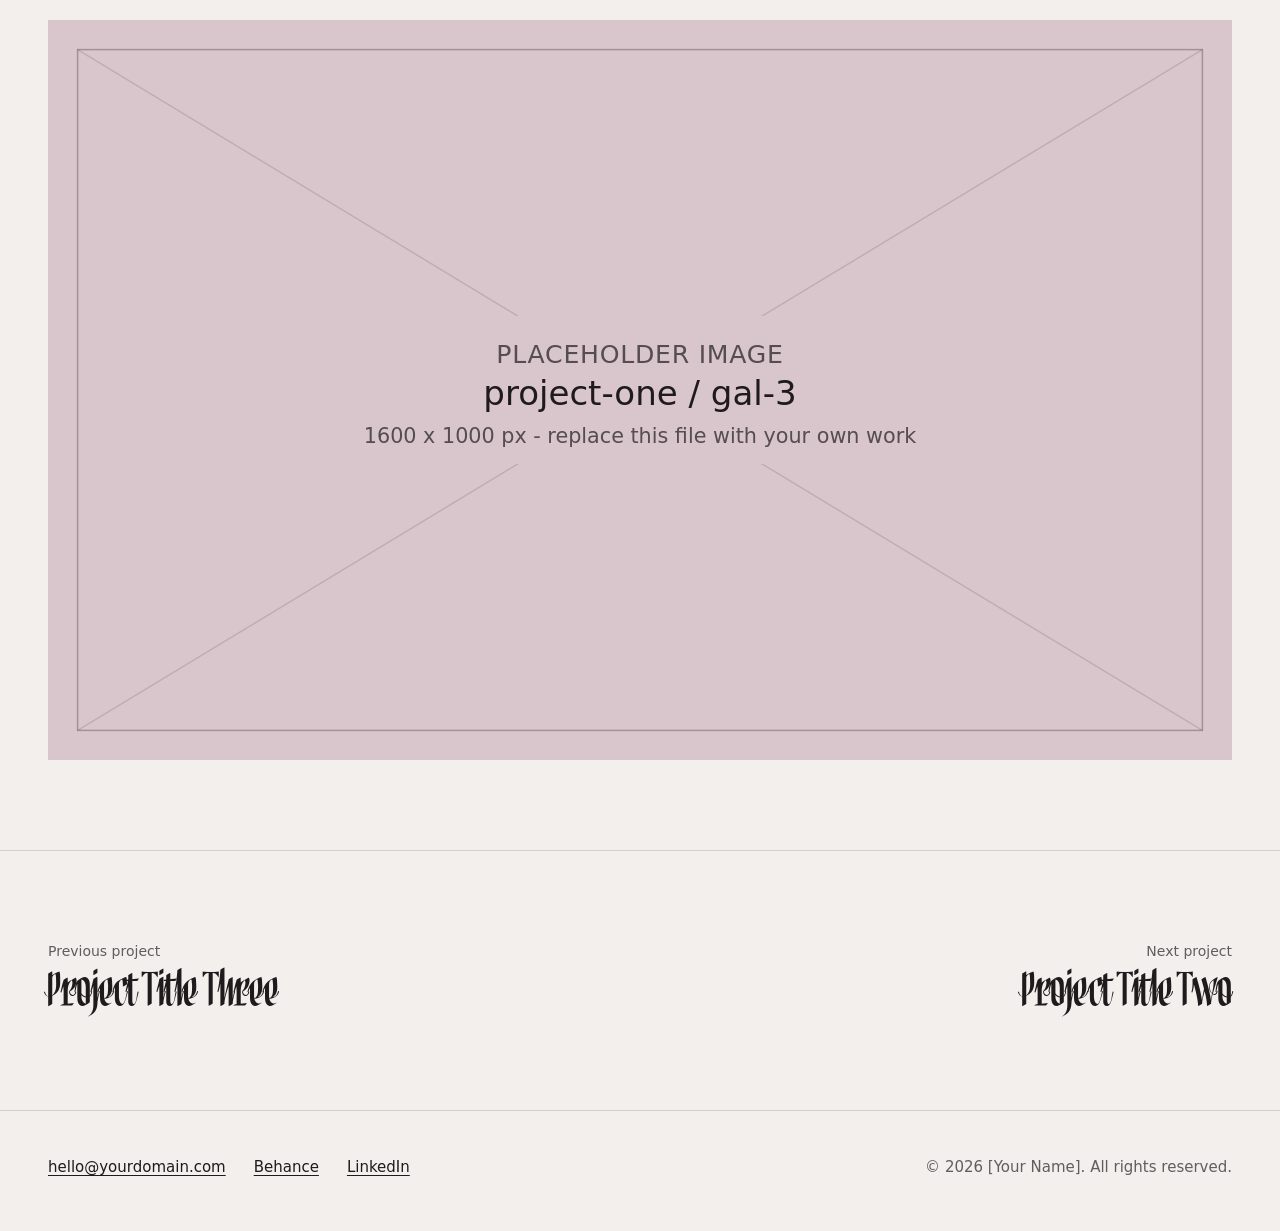
<file: projects/project-one.html>
<!doctype html>
<html lang="en">
<head>
  <meta charset="utf-8">
  <meta name="viewport" content="width=device-width, initial-scale=1">
  <!-- EDIT: replace the project title, text, images, [Your Name] and every YOUR-SITE.pages.dev address. See README.md. -->
  <title>Project Title One | [Your Name]</title>
  <meta name="description" content="Project Title One, a branding and visual identity project by [Your Name].">
  <meta name="theme-color" content="#f2efed">
  <link rel="canonical" href="https://YOUR-SITE.pages.dev/projects/project-one">
  <link rel="icon" href="../assets/img/favicon.svg" type="image/svg+xml">

  <meta property="og:type" content="article">
  <meta property="og:site_name" content="[Your Name]">
  <meta property="og:title" content="Project Title One | [Your Name]">
  <meta property="og:description" content="Branding and visual identity project by [Your Name].">
  <meta property="og:url" content="https://YOUR-SITE.pages.dev/projects/project-one">
  <meta property="og:image" content="https://YOUR-SITE.pages.dev/assets/img/og-project-one.png">
  <meta property="og:image:alt" content="Cover image for Project Title One">
  <meta name="twitter:card" content="summary_large_image">

  <link rel="stylesheet" href="../assets/css/styles.css">
  <script src="../assets/js/main.js" defer></script>
</head>
<body>
  <a class="skip-link" href="#main">Skip to main content</a>

  <header class="site-header">
    <div class="wrap site-header__inner">
      <a class="wordmark" href="../index.html">[Your Name]</a>
      <nav aria-label="Primary">
        <ul class="nav">
          <li><a href="../work.html" aria-current="true">Work</a></li>
          <li><a href="../about.html">About</a></li>
          <li><a href="../contact.html">Contact</a></li>
        </ul>
      </nav>
    </div>
  </header>

  <main id="main">

    <!-- Title and summary -->
    <div class="project-head">
      <div class="wrap">
        <a class="back" href="../work.html">Back to all work</a>
        <h1 class="title">Project Title One</h1>
        <p class="lead">[One sentence summarising the project: what you designed, and for whom.]</p>
      </div>
    </div>

    <!-- Cover image and project facts -->
    <div class="wrap">
      <figure class="cover">
        <img src="../assets/img/project-one/cover.svg" width="1920" height="1080" decoding="async" fetchpriority="high"
             alt="Placeholder: cover image for Project Title One. Replace with a description of your image.">
      </figure>

      <dl class="facts">
        <div>
          <dt>Client</dt>
          <dd>[Client name, or "Personal project"]</dd>
        </div>
        <div>
          <dt>Year</dt>
          <dd>[Year]</dd>
        </div>
        <div>
          <dt>Role</dt>
          <dd>[Your role]</dd>
        </div>
        <div>
          <dt>Deliverables</dt>
          <dd>[Logo, colour, typography, guidelines, and so on]</dd>
        </div>
      </dl>
    </div>

    <!-- Overview -->
    <section class="block block--first" aria-labelledby="overview-title">
      <div class="wrap split">
        <div class="split__label">
          <h2 id="overview-title" class="section-title">Overview</h2>
        </div>
        <div class="split__body prose">
          <p>[Introduce the project in two or three sentences: who it was for, what you made, and why it mattered. Describe only real work and real outcomes.]</p>
          <p>[Optional: anything useful for context, such as the team you worked with, the timeline, or the tools you used.]</p>
        </div>
      </div>
    </section>

    <!-- Creative brief -->
    <section class="block" aria-labelledby="brief-title">
      <div class="wrap split">
        <div class="split__label">
          <h2 id="brief-title" class="section-title">Creative brief</h2>
        </div>
        <div class="split__body prose">
          <p>[What was the brief? Include the audience, the goals, any constraints (budget, materials, deadlines) and what you were asked to deliver.]</p>
        </div>
      </div>
    </section>

    <!-- Concept -->
    <section class="block" aria-labelledby="concept-title">
      <div class="wrap split">
        <div class="split__label">
          <h2 id="concept-title" class="section-title">Concept</h2>
        </div>
        <div class="split__body prose">
          <p>[Explain the central idea and how it shaped your decisions. What did you explore, and why did you choose this direction?]</p>
          <p>[Optional: sketches, references or alternatives you considered.]</p>
        </div>
      </div>
    </section>

    <!-- Visual identity system -->
    <section class="block" aria-labelledby="identity-title">
      <div class="wrap">
        <div class="split">
          <div class="split__label">
            <h2 id="identity-title" class="section-title">Visual identity system</h2>
          </div>
          <div class="split__body prose">
            <p>[Introduce the identity system in a sentence or two: the logo, colour, typography and layout principles that hold it together.]</p>
          </div>
        </div>

        <h3 class="subhead">Logo</h3>
        <p class="subnote">[Describe the logo: how it is built, its variations, and how it behaves at small sizes.]</p>
        <div class="gallery">
          <figure class="gallery__item gallery__item--8">
            <img src="../assets/img/project-one/logo.svg" width="1600" height="1000" loading="lazy" decoding="async"
                 alt="Placeholder: primary logo for Project Title One. Replace with a description of your image.">
          </figure>
          <figure class="gallery__item gallery__item--4">
            <img src="../assets/img/project-one/detail.svg" width="1200" height="1600" loading="lazy" decoding="async"
                 alt="Placeholder: detail of the logo mark for Project Title One. Replace with a description of your image.">
          </figure>
        </div>

        <h3 class="subhead">Colour</h3>
        <p class="subnote">[Describe the palette and how each colour is used. Replace the sample colours below with your own.]</p>
        <ul class="swatches">
          <li>
            <div class="swatch__chip" style="--swatch: #d9c6cd;"></div>
            <p class="swatch__name">[Colour name]</p>
            <p class="swatch__meta">#D9C6CD, [role]</p>
          </li>
          <li>
            <div class="swatch__chip" style="--swatch: #6a4357;"></div>
            <p class="swatch__name">[Colour name]</p>
            <p class="swatch__meta">#6A4357, [role]</p>
          </li>
          <li>
            <div class="swatch__chip" style="--swatch: #8d9a8b;"></div>
            <p class="swatch__name">[Colour name]</p>
            <p class="swatch__meta">#8D9A8B, [role]</p>
          </li>
          <li>
            <div class="swatch__chip" style="--swatch: #1f1a1c;"></div>
            <p class="swatch__name">[Colour name]</p>
            <p class="swatch__meta">#1F1A1C, [role]</p>
          </li>
        </ul>

        <h3 class="subhead">Typography</h3>
        <p class="subnote">[Name your typefaces, explain why you chose them, and note their licences if the project uses commercial fonts. The specimens below are generic placeholders.]</p>
        <div class="specimens">
          <figure class="specimen">
            <div class="specimen__glyph specimen__glyph--serif" aria-hidden="true">Aa</div>
            <figcaption>[Primary typeface name]: [where and how it is used]</figcaption>
          </figure>
          <figure class="specimen">
            <div class="specimen__glyph specimen__glyph--sans" aria-hidden="true">Aa</div>
            <figcaption>[Secondary typeface name]: [where and how it is used]</figcaption>
          </figure>
        </div>
      </div>
    </section>

    <!-- Applications -->
    <section class="block" aria-labelledby="applications-title">
      <div class="wrap">
        <div class="split" style="margin-bottom: clamp(2rem, 4vw, 3rem);">
          <div class="split__label">
            <h2 id="applications-title" class="section-title">Applications</h2>
          </div>
          <div class="split__body prose">
            <p>[Describe how the identity works across real applications, for example stationery, signage, social media or print.]</p>
          </div>
        </div>
        <div class="gallery">
          <figure class="gallery__item gallery__item--8">
            <img src="../assets/img/project-one/app-1.svg" width="1600" height="1000" loading="lazy" decoding="async"
                 alt="Placeholder: first application of the identity for Project Title One. Replace with a description of your image.">
            <figcaption>[Caption: what this shows]</figcaption>
          </figure>
          <figure class="gallery__item gallery__item--4">
            <img src="../assets/img/project-one/app-2.svg" width="1200" height="1600" loading="lazy" decoding="async"
                 alt="Placeholder: second application of the identity for Project Title One. Replace with a description of your image.">
            <figcaption>[Caption: what this shows]</figcaption>
          </figure>
          <figure class="gallery__item">
            <img src="../assets/img/project-one/app-3.svg" width="1600" height="1000" loading="lazy" decoding="async"
                 alt="Placeholder: third application of the identity for Project Title One. Replace with a description of your image.">
            <figcaption>[Caption: what this shows]</figcaption>
          </figure>
        </div>
      </div>
    </section>

    <!-- Gallery -->
    <section class="block" aria-labelledby="gallery-title">
      <div class="wrap">
        <div class="split" style="margin-bottom: clamp(2rem, 4vw, 3rem);">
          <div class="split__label">
            <h2 id="gallery-title" class="section-title">Gallery</h2>
          </div>
        </div>
        <div class="gallery">
          <figure class="gallery__item gallery__item--6">
            <img src="../assets/img/project-one/gal-1.svg" width="1200" height="1200" loading="lazy" decoding="async"
                 alt="Placeholder: gallery image 1 for Project Title One. Replace with a description of your image.">
          </figure>
          <figure class="gallery__item gallery__item--6">
            <img src="../assets/img/project-one/gal-2.svg" width="1200" height="1200" loading="lazy" decoding="async"
                 alt="Placeholder: gallery image 2 for Project Title One. Replace with a description of your image.">
          </figure>
          <figure class="gallery__item">
            <img src="../assets/img/project-one/gal-3.svg" width="1600" height="1000" loading="lazy" decoding="async"
                 alt="Placeholder: gallery image 3 for Project Title One. Replace with a description of your image.">
          </figure>
        </div>
      </div>
    </section>

    <!-- Previous / next project -->
    <nav class="block" aria-label="Project navigation">
      <div class="wrap pager">
        <a class="pager__prev" href="project-three.html" rel="prev">
          <p class="pager__label">Previous project</p>
          <p class="pager__title">Project Title Three</p>
        </a>
        <a class="pager__next" href="project-two.html" rel="next">
          <p class="pager__label">Next project</p>
          <p class="pager__title">Project Title Two</p>
        </a>
      </div>
    </nav>

  </main>

  <footer class="site-footer">
    <div class="wrap site-footer__inner">
      <ul class="links">
        <li><a href="mailto:hello@yourdomain.com">hello@yourdomain.com</a></li>
        <li><a href="https://www.behance.net/your-username" target="_blank" rel="noopener noreferrer">Behance<span class="visually-hidden"> (opens in a new tab)</span></a></li>
        <li><a href="https://www.linkedin.com/in/your-username" target="_blank" rel="noopener noreferrer">LinkedIn<span class="visually-hidden"> (opens in a new tab)</span></a></li>
      </ul>
      <p class="site-footer__copy">&copy; <span data-year>2026</span> [Your Name]. All rights reserved.</p>
    </div>
  </footer>
</body>
</html>
</file>
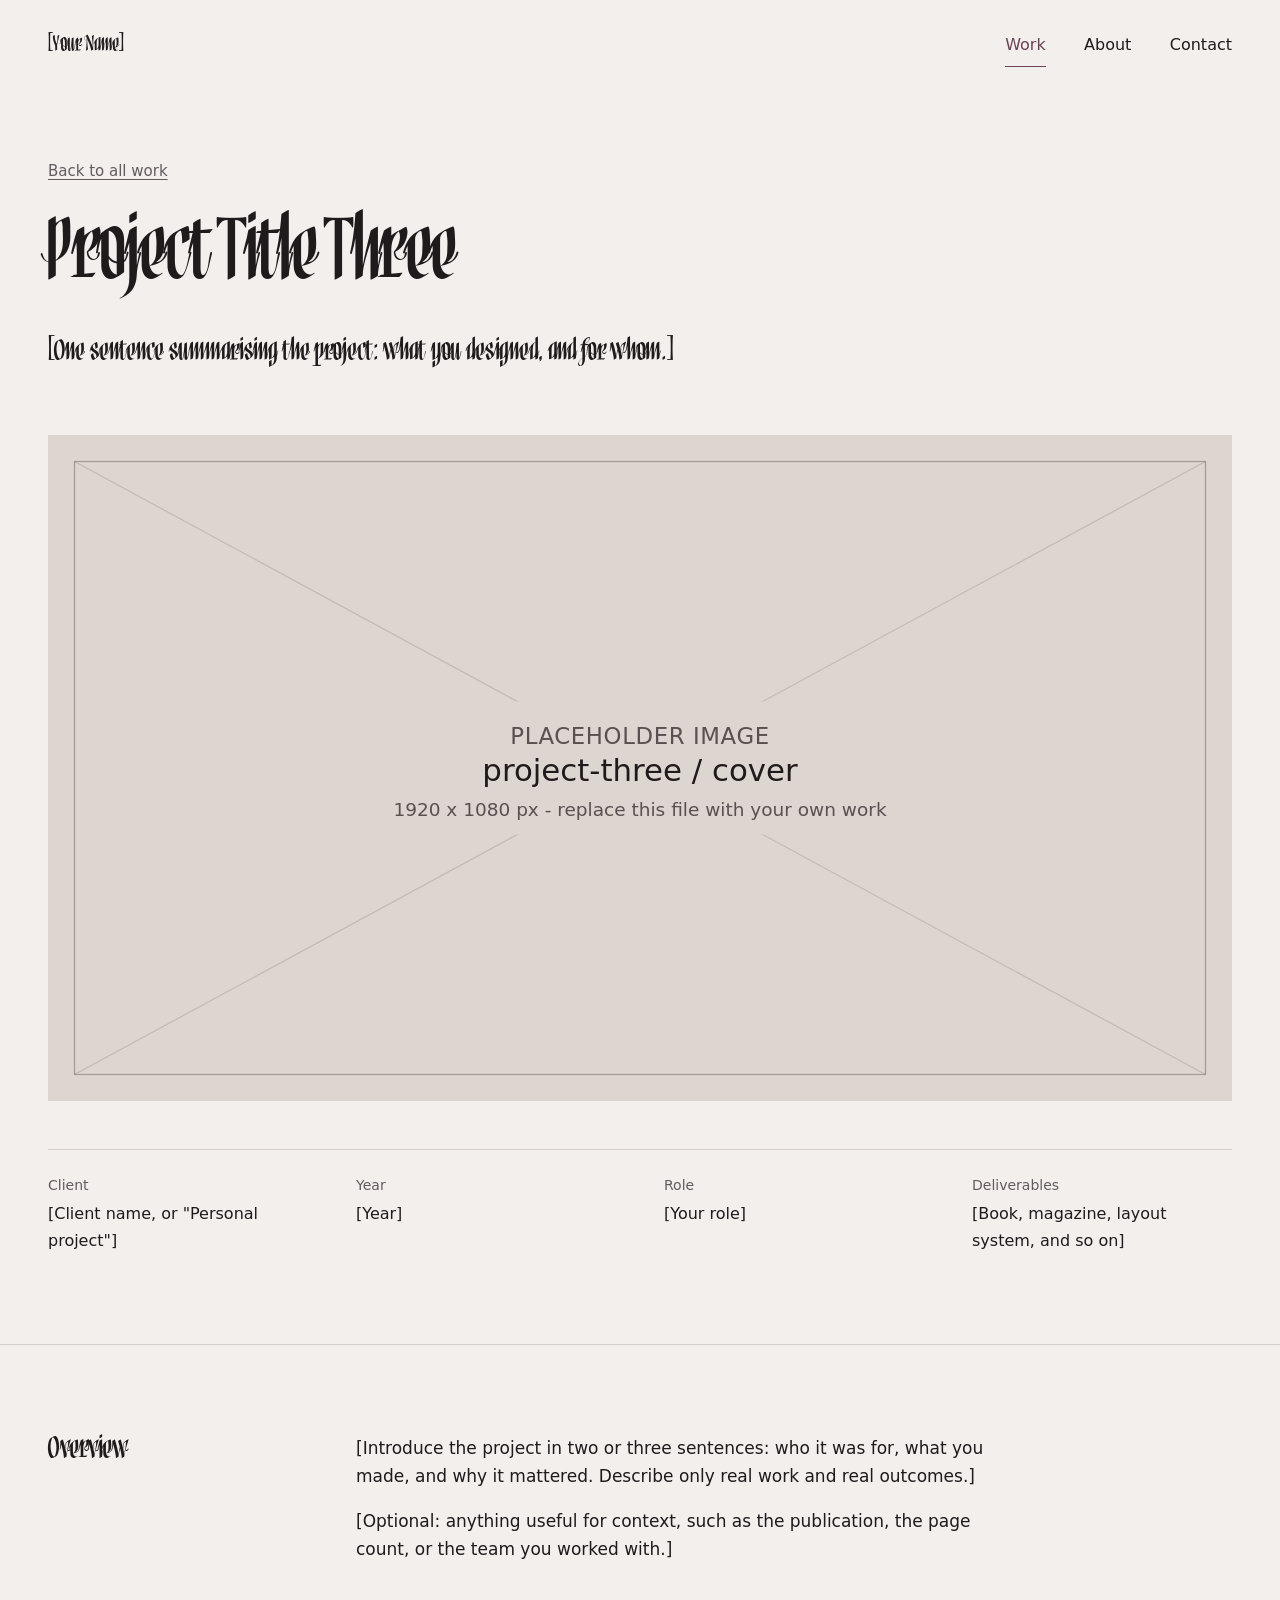
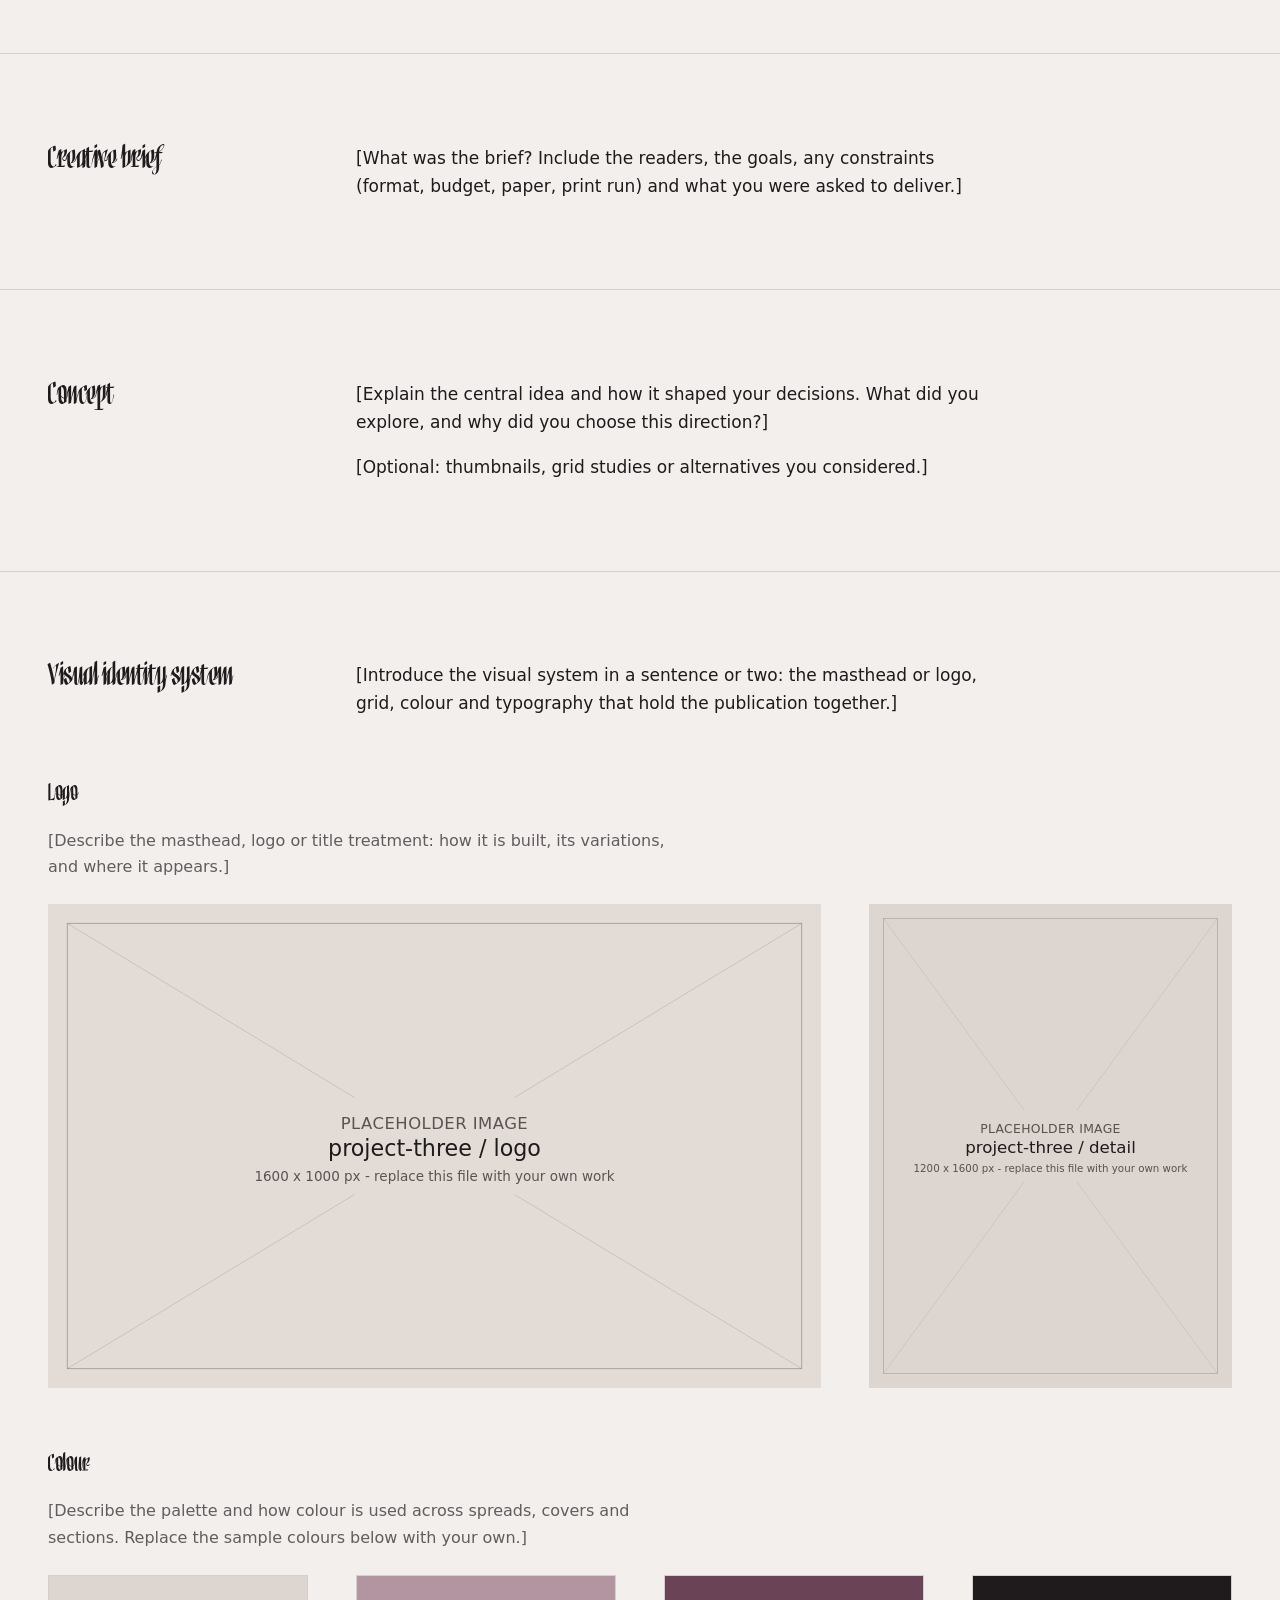
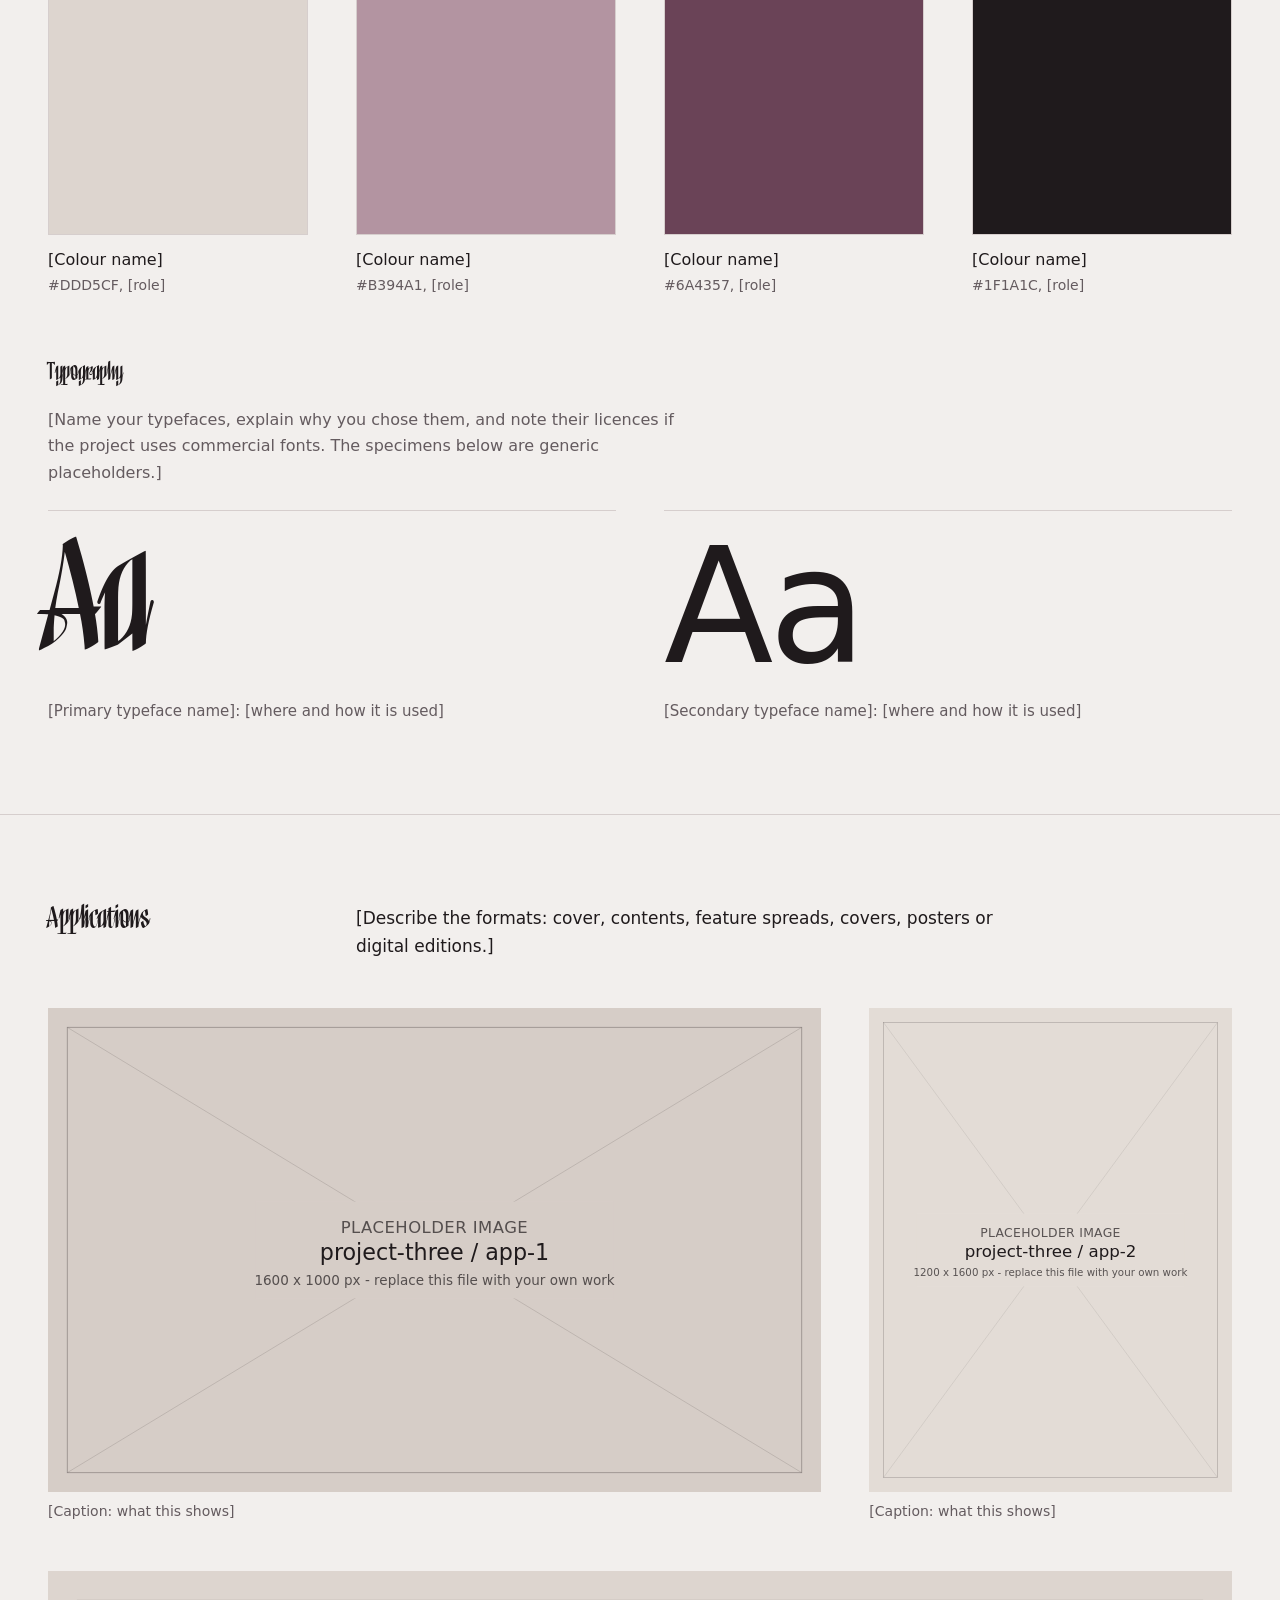
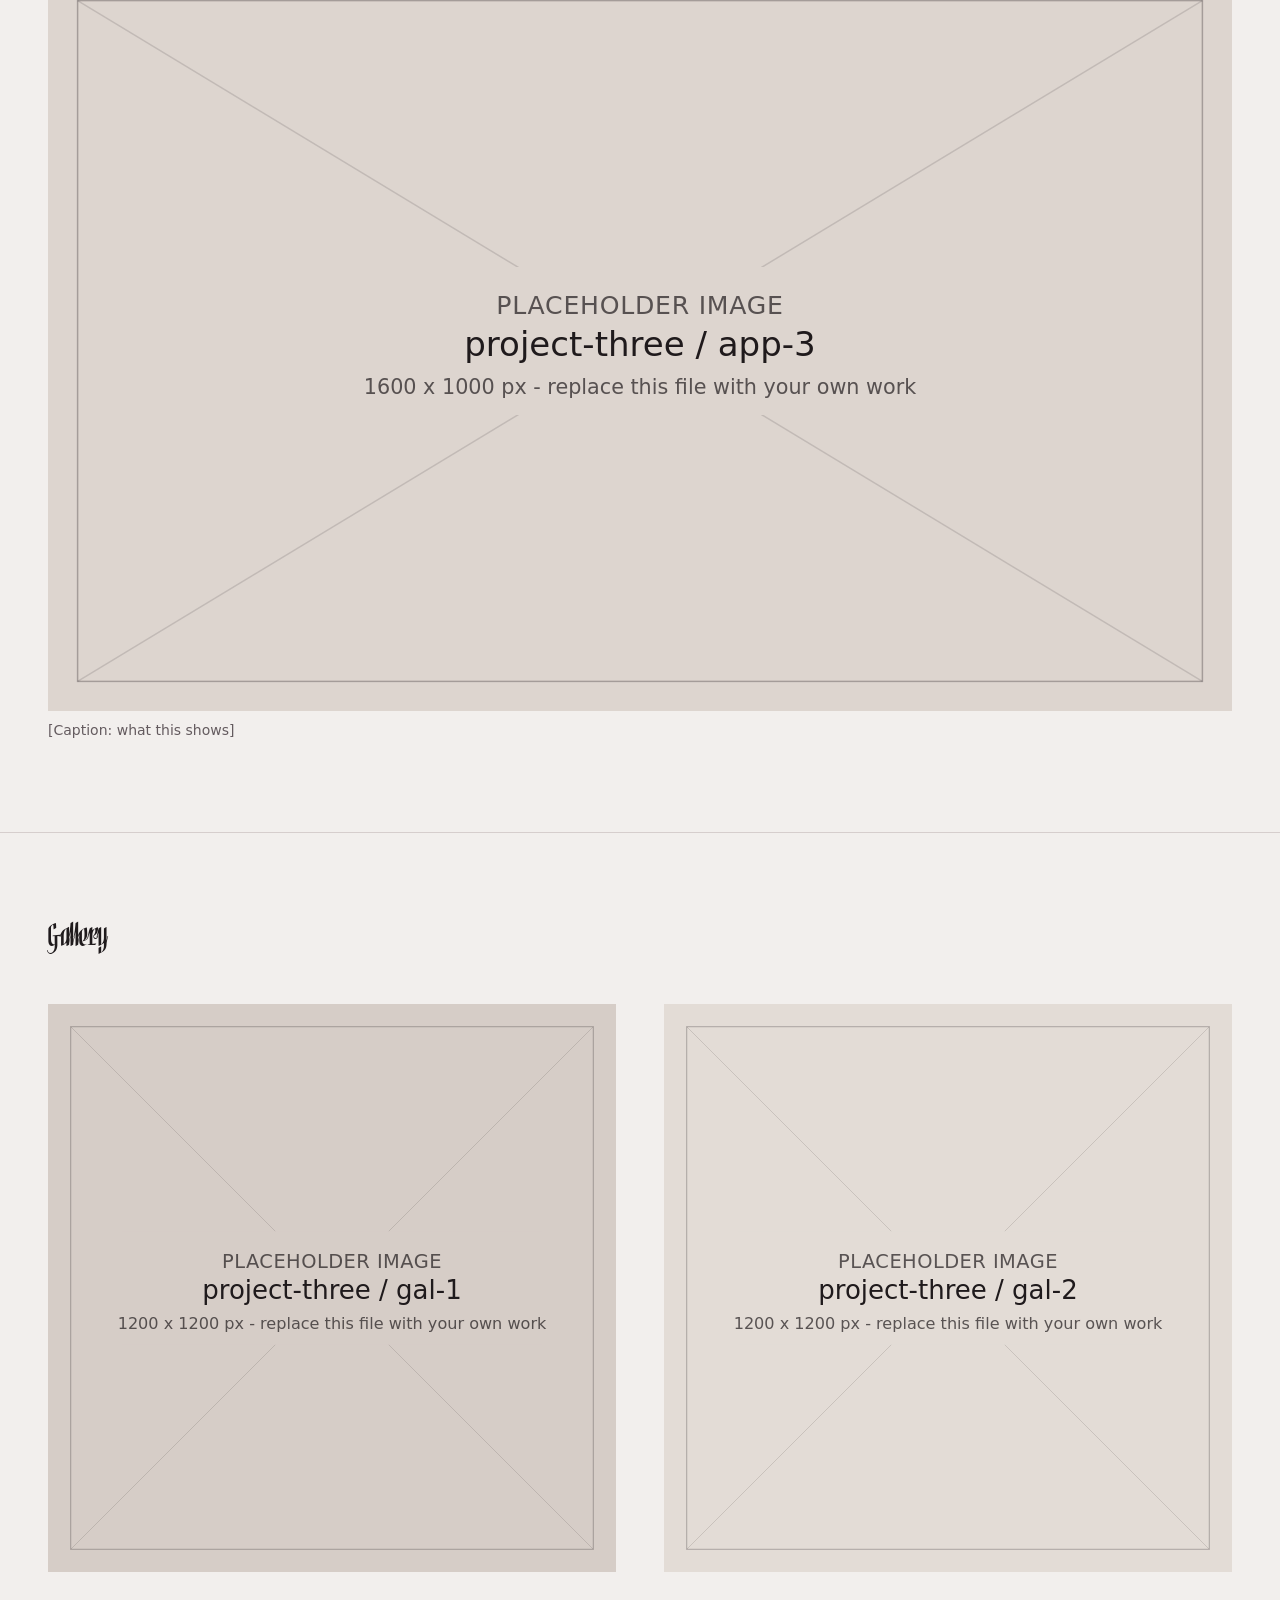
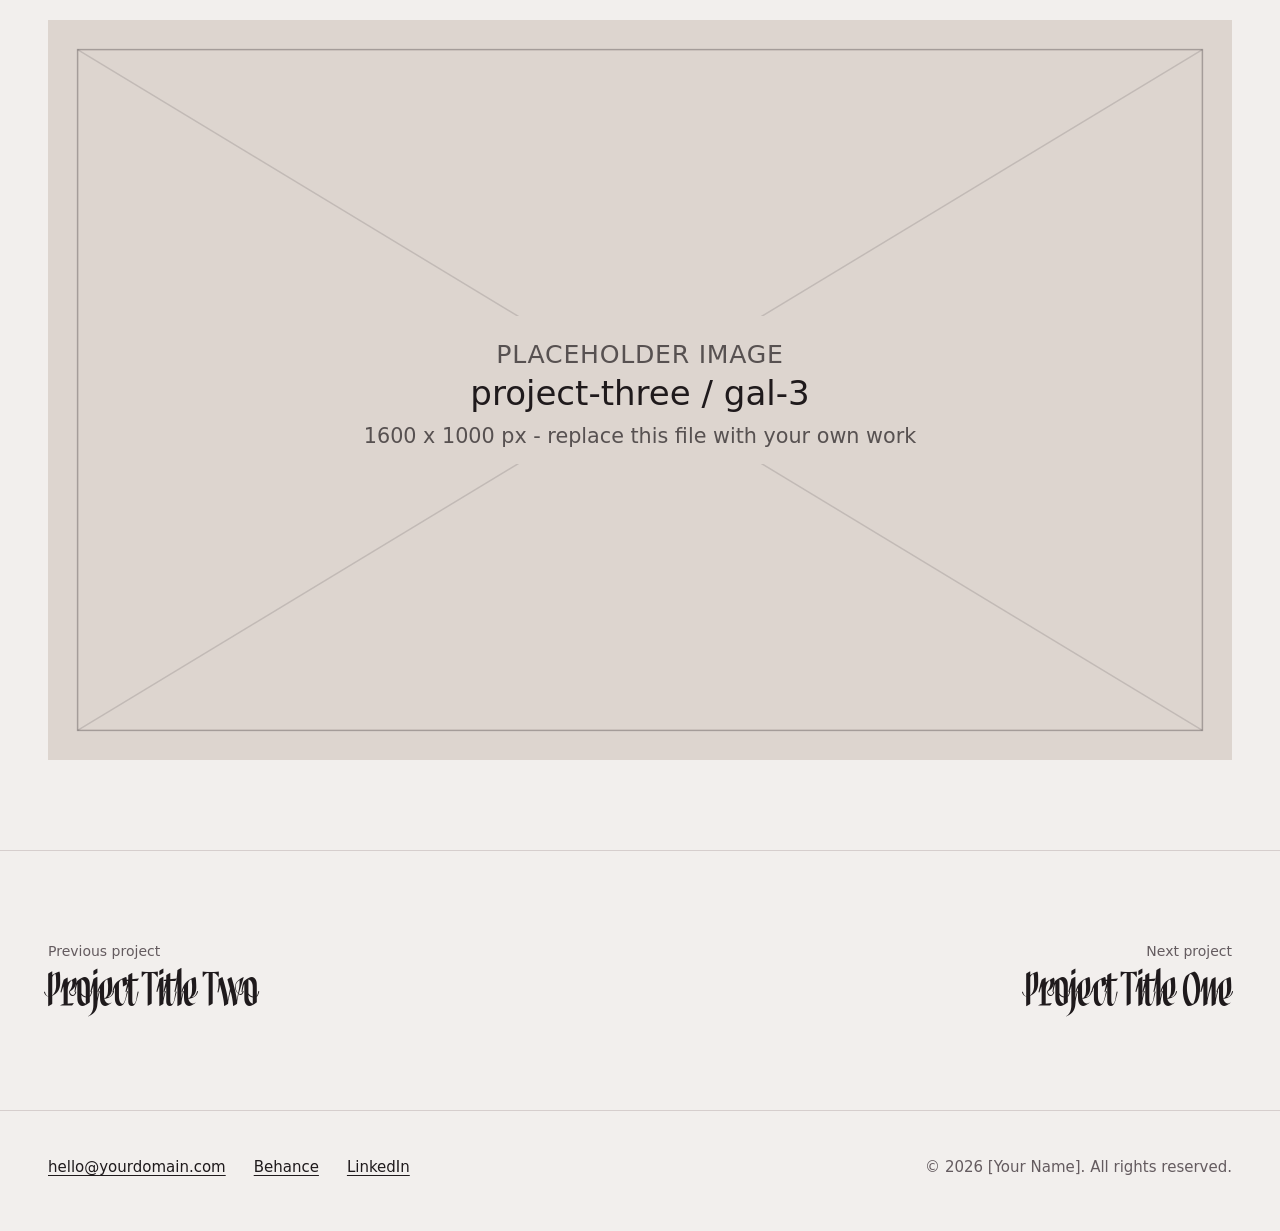
<file: projects/project-three.html>
<!doctype html>
<html lang="en">
<head>
  <meta charset="utf-8">
  <meta name="viewport" content="width=device-width, initial-scale=1">
  <!-- EDIT: replace the project title, text, images, [Your Name] and every YOUR-SITE.pages.dev address. See README.md. -->
  <title>Project Title Three | [Your Name]</title>
  <meta name="description" content="Project Title Three, an editorial graphic design project by [Your Name].">
  <meta name="theme-color" content="#f2efed">
  <link rel="canonical" href="https://YOUR-SITE.pages.dev/projects/project-three">
  <link rel="icon" href="../assets/img/favicon.svg" type="image/svg+xml">

  <meta property="og:type" content="article">
  <meta property="og:site_name" content="[Your Name]">
  <meta property="og:title" content="Project Title Three | [Your Name]">
  <meta property="og:description" content="Editorial graphic design project by [Your Name].">
  <meta property="og:url" content="https://YOUR-SITE.pages.dev/projects/project-three">
  <meta property="og:image" content="https://YOUR-SITE.pages.dev/assets/img/og-project-three.png">
  <meta property="og:image:alt" content="Cover image for Project Title Three">
  <meta name="twitter:card" content="summary_large_image">

  <link rel="stylesheet" href="../assets/css/styles.css">
  <script src="../assets/js/main.js" defer></script>
</head>
<body>
  <a class="skip-link" href="#main">Skip to main content</a>

  <header class="site-header">
    <div class="wrap site-header__inner">
      <a class="wordmark" href="../index.html">[Your Name]</a>
      <nav aria-label="Primary">
        <ul class="nav">
          <li><a href="../work.html" aria-current="true">Work</a></li>
          <li><a href="../about.html">About</a></li>
          <li><a href="../contact.html">Contact</a></li>
        </ul>
      </nav>
    </div>
  </header>

  <main id="main">

    <!-- Title and summary -->
    <div class="project-head">
      <div class="wrap">
        <a class="back" href="../work.html">Back to all work</a>
        <h1 class="title">Project Title Three</h1>
        <p class="lead">[One sentence summarising the project: what you designed, and for whom.]</p>
      </div>
    </div>

    <!-- Cover image and project facts -->
    <div class="wrap">
      <figure class="cover">
        <img src="../assets/img/project-three/cover.svg" width="1920" height="1080" decoding="async" fetchpriority="high"
             alt="Placeholder: cover image for Project Title Three. Replace with a description of your image.">
      </figure>

      <dl class="facts">
        <div>
          <dt>Client</dt>
          <dd>[Client name, or "Personal project"]</dd>
        </div>
        <div>
          <dt>Year</dt>
          <dd>[Year]</dd>
        </div>
        <div>
          <dt>Role</dt>
          <dd>[Your role]</dd>
        </div>
        <div>
          <dt>Deliverables</dt>
          <dd>[Book, magazine, layout system, and so on]</dd>
        </div>
      </dl>
    </div>

    <!-- Overview -->
    <section class="block block--first" aria-labelledby="overview-title">
      <div class="wrap split">
        <div class="split__label">
          <h2 id="overview-title" class="section-title">Overview</h2>
        </div>
        <div class="split__body prose">
          <p>[Introduce the project in two or three sentences: who it was for, what you made, and why it mattered. Describe only real work and real outcomes.]</p>
          <p>[Optional: anything useful for context, such as the publication, the page count, or the team you worked with.]</p>
        </div>
      </div>
    </section>

    <!-- Creative brief -->
    <section class="block" aria-labelledby="brief-title">
      <div class="wrap split">
        <div class="split__label">
          <h2 id="brief-title" class="section-title">Creative brief</h2>
        </div>
        <div class="split__body prose">
          <p>[What was the brief? Include the readers, the goals, any constraints (format, budget, paper, print run) and what you were asked to deliver.]</p>
        </div>
      </div>
    </section>

    <!-- Concept -->
    <section class="block" aria-labelledby="concept-title">
      <div class="wrap split">
        <div class="split__label">
          <h2 id="concept-title" class="section-title">Concept</h2>
        </div>
        <div class="split__body prose">
          <p>[Explain the central idea and how it shaped your decisions. What did you explore, and why did you choose this direction?]</p>
          <p>[Optional: thumbnails, grid studies or alternatives you considered.]</p>
        </div>
      </div>
    </section>

    <!-- Visual identity system -->
    <section class="block" aria-labelledby="identity-title">
      <div class="wrap">
        <div class="split">
          <div class="split__label">
            <h2 id="identity-title" class="section-title">Visual identity system</h2>
          </div>
          <div class="split__body prose">
            <p>[Introduce the visual system in a sentence or two: the masthead or logo, grid, colour and typography that hold the publication together.]</p>
          </div>
        </div>

        <h3 class="subhead">Logo</h3>
        <p class="subnote">[Describe the masthead, logo or title treatment: how it is built, its variations, and where it appears.]</p>
        <div class="gallery">
          <figure class="gallery__item gallery__item--8">
            <img src="../assets/img/project-three/logo.svg" width="1600" height="1000" loading="lazy" decoding="async"
                 alt="Placeholder: masthead or logo for Project Title Three. Replace with a description of your image.">
          </figure>
          <figure class="gallery__item gallery__item--4">
            <img src="../assets/img/project-three/detail.svg" width="1200" height="1600" loading="lazy" decoding="async"
                 alt="Placeholder: typographic detail for Project Title Three. Replace with a description of your image.">
          </figure>
        </div>

        <h3 class="subhead">Colour</h3>
        <p class="subnote">[Describe the palette and how colour is used across spreads, covers and sections. Replace the sample colours below with your own.]</p>
        <ul class="swatches">
          <li>
            <div class="swatch__chip" style="--swatch: #ddd5cf;"></div>
            <p class="swatch__name">[Colour name]</p>
            <p class="swatch__meta">#DDD5CF, [role]</p>
          </li>
          <li>
            <div class="swatch__chip" style="--swatch: #b394a1;"></div>
            <p class="swatch__name">[Colour name]</p>
            <p class="swatch__meta">#B394A1, [role]</p>
          </li>
          <li>
            <div class="swatch__chip" style="--swatch: #6a4357;"></div>
            <p class="swatch__name">[Colour name]</p>
            <p class="swatch__meta">#6A4357, [role]</p>
          </li>
          <li>
            <div class="swatch__chip" style="--swatch: #1f1a1c;"></div>
            <p class="swatch__name">[Colour name]</p>
            <p class="swatch__meta">#1F1A1C, [role]</p>
          </li>
        </ul>

        <h3 class="subhead">Typography</h3>
        <p class="subnote">[Name your typefaces, explain why you chose them, and note their licences if the project uses commercial fonts. The specimens below are generic placeholders.]</p>
        <div class="specimens">
          <figure class="specimen">
            <div class="specimen__glyph specimen__glyph--serif" aria-hidden="true">Aa</div>
            <figcaption>[Primary typeface name]: [where and how it is used]</figcaption>
          </figure>
          <figure class="specimen">
            <div class="specimen__glyph specimen__glyph--sans" aria-hidden="true">Aa</div>
            <figcaption>[Secondary typeface name]: [where and how it is used]</figcaption>
          </figure>
        </div>
      </div>
    </section>

    <!-- Applications -->
    <section class="block" aria-labelledby="applications-title">
      <div class="wrap">
        <div class="split" style="margin-bottom: clamp(2rem, 4vw, 3rem);">
          <div class="split__label">
            <h2 id="applications-title" class="section-title">Applications</h2>
          </div>
          <div class="split__body prose">
            <p>[Describe the formats: cover, contents, feature spreads, covers, posters or digital editions.]</p>
          </div>
        </div>
        <div class="gallery">
          <figure class="gallery__item gallery__item--8">
            <img src="../assets/img/project-three/app-1.svg" width="1600" height="1000" loading="lazy" decoding="async"
                 alt="Placeholder: first spread or layout for Project Title Three. Replace with a description of your image.">
            <figcaption>[Caption: what this shows]</figcaption>
          </figure>
          <figure class="gallery__item gallery__item--4">
            <img src="../assets/img/project-three/app-2.svg" width="1200" height="1600" loading="lazy" decoding="async"
                 alt="Placeholder: cover or single page for Project Title Three. Replace with a description of your image.">
            <figcaption>[Caption: what this shows]</figcaption>
          </figure>
          <figure class="gallery__item">
            <img src="../assets/img/project-three/app-3.svg" width="1600" height="1000" loading="lazy" decoding="async"
                 alt="Placeholder: second spread or layout for Project Title Three. Replace with a description of your image.">
            <figcaption>[Caption: what this shows]</figcaption>
          </figure>
        </div>
      </div>
    </section>

    <!-- Gallery -->
    <section class="block" aria-labelledby="gallery-title">
      <div class="wrap">
        <div class="split" style="margin-bottom: clamp(2rem, 4vw, 3rem);">
          <div class="split__label">
            <h2 id="gallery-title" class="section-title">Gallery</h2>
          </div>
        </div>
        <div class="gallery">
          <figure class="gallery__item gallery__item--6">
            <img src="../assets/img/project-three/gal-1.svg" width="1200" height="1200" loading="lazy" decoding="async"
                 alt="Placeholder: gallery image 1 for Project Title Three. Replace with a description of your image.">
          </figure>
          <figure class="gallery__item gallery__item--6">
            <img src="../assets/img/project-three/gal-2.svg" width="1200" height="1200" loading="lazy" decoding="async"
                 alt="Placeholder: gallery image 2 for Project Title Three. Replace with a description of your image.">
          </figure>
          <figure class="gallery__item">
            <img src="../assets/img/project-three/gal-3.svg" width="1600" height="1000" loading="lazy" decoding="async"
                 alt="Placeholder: gallery image 3 for Project Title Three. Replace with a description of your image.">
          </figure>
        </div>
      </div>
    </section>

    <!-- Previous / next project -->
    <nav class="block" aria-label="Project navigation">
      <div class="wrap pager">
        <a class="pager__prev" href="project-two.html" rel="prev">
          <p class="pager__label">Previous project</p>
          <p class="pager__title">Project Title Two</p>
        </a>
        <a class="pager__next" href="project-one.html" rel="next">
          <p class="pager__label">Next project</p>
          <p class="pager__title">Project Title One</p>
        </a>
      </div>
    </nav>

  </main>

  <footer class="site-footer">
    <div class="wrap site-footer__inner">
      <ul class="links">
        <li><a href="mailto:hello@yourdomain.com">hello@yourdomain.com</a></li>
        <li><a href="https://www.behance.net/your-username" target="_blank" rel="noopener noreferrer">Behance<span class="visually-hidden"> (opens in a new tab)</span></a></li>
        <li><a href="https://www.linkedin.com/in/your-username" target="_blank" rel="noopener noreferrer">LinkedIn<span class="visually-hidden"> (opens in a new tab)</span></a></li>
      </ul>
      <p class="site-footer__copy">&copy; <span data-year>2026</span> [Your Name]. All rights reserved.</p>
    </div>
  </footer>
</body>
</html>
</file>
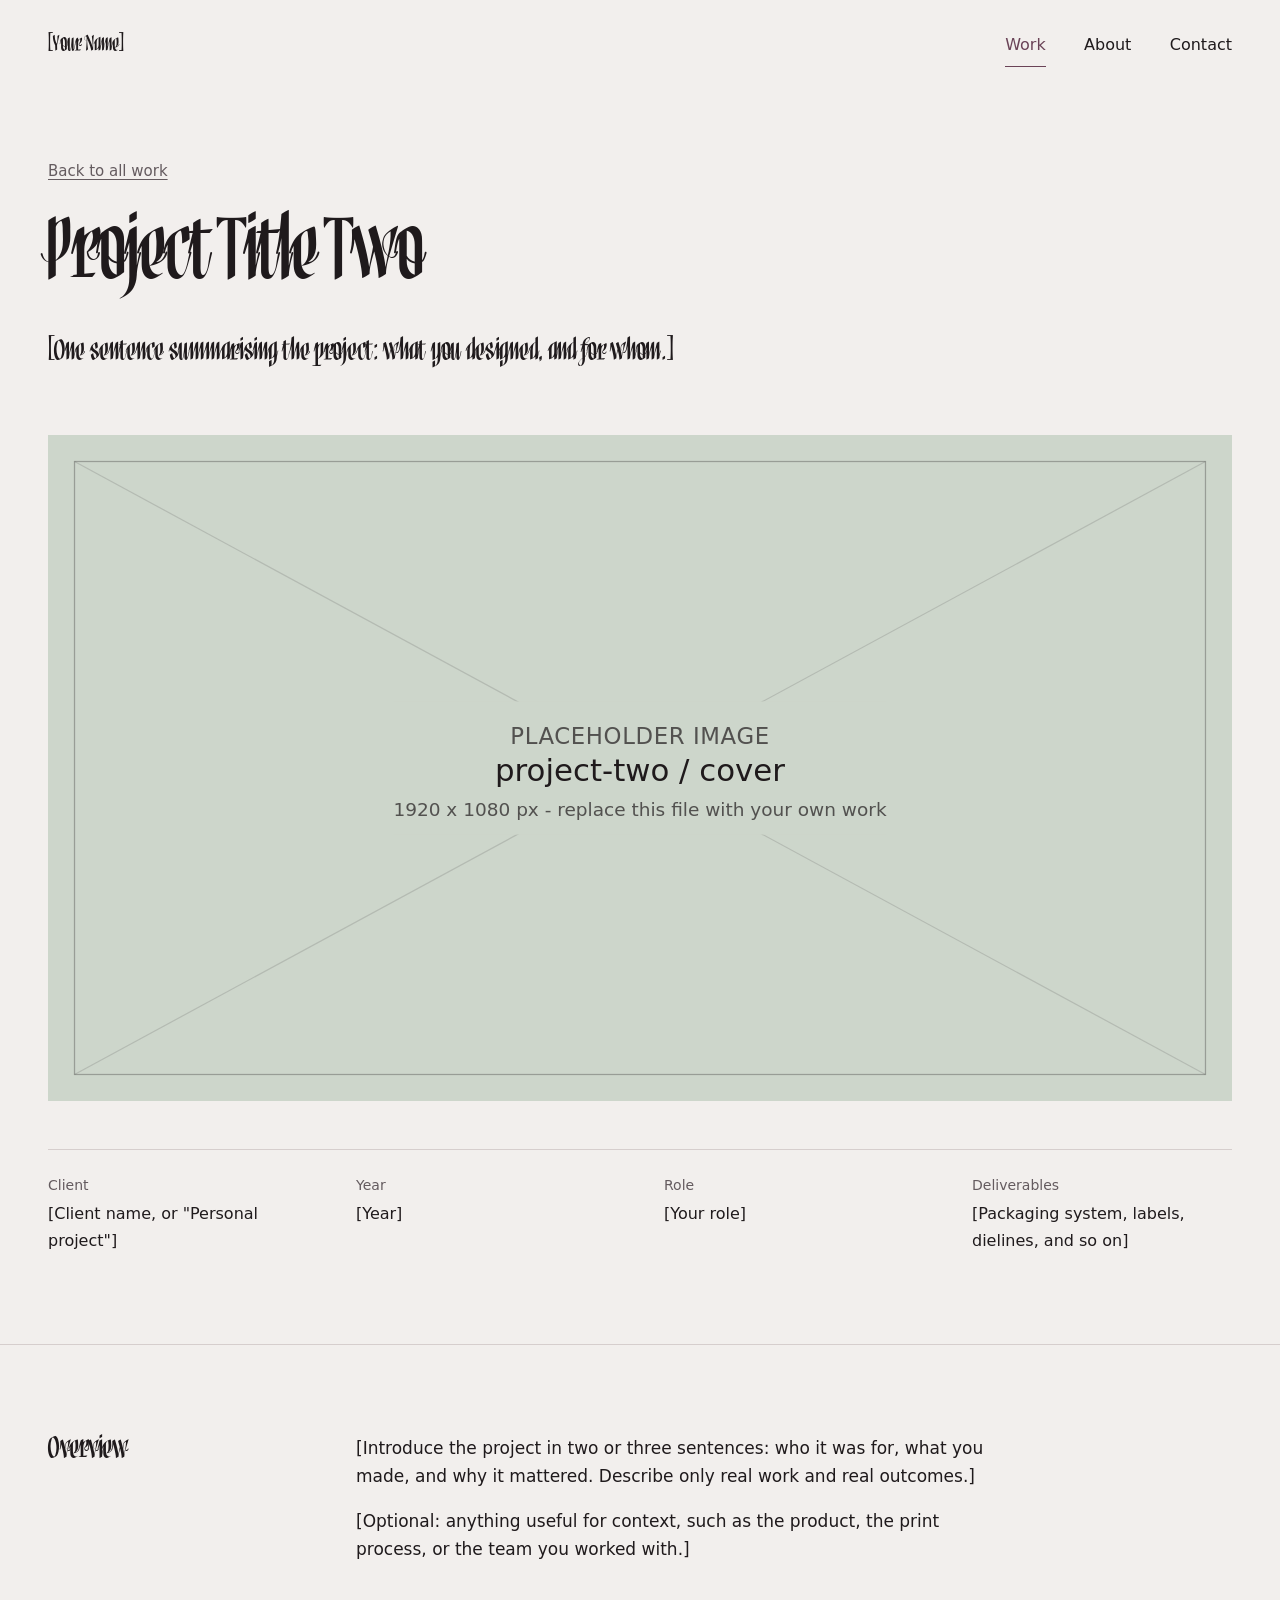
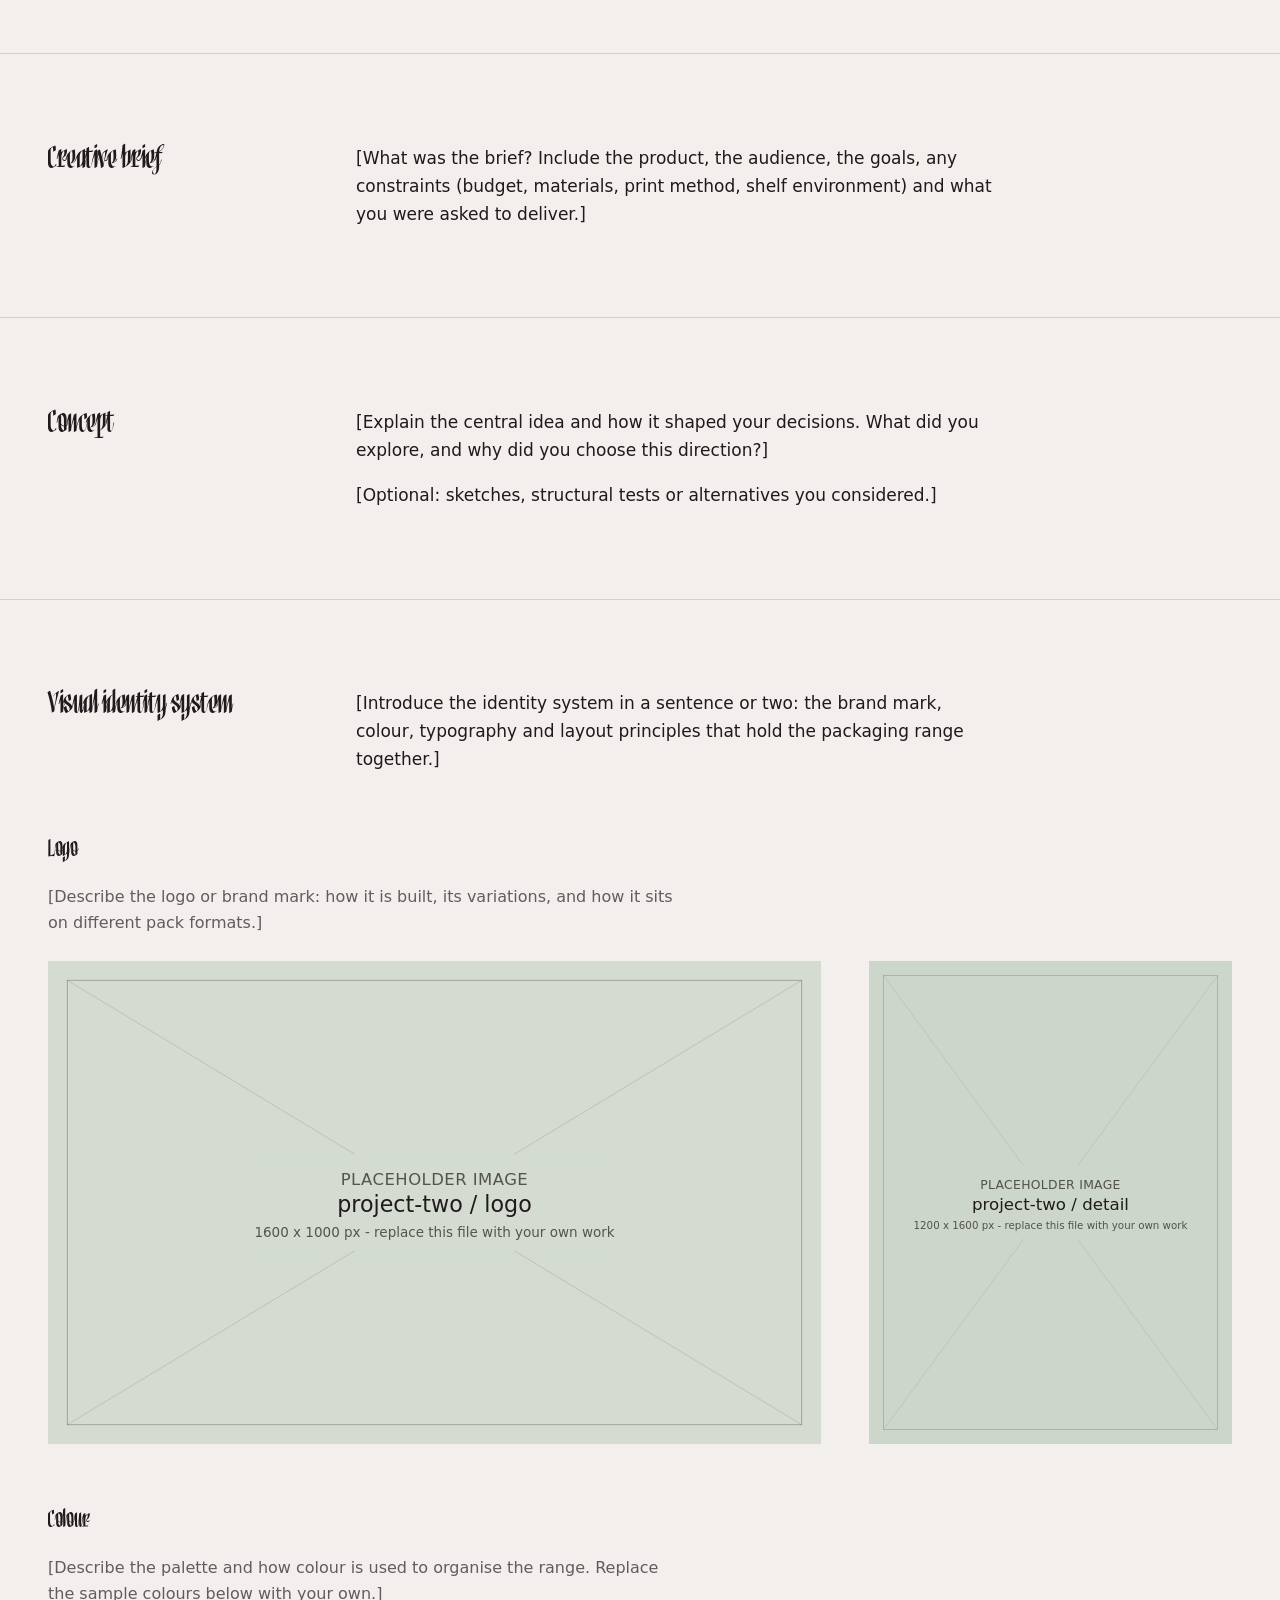
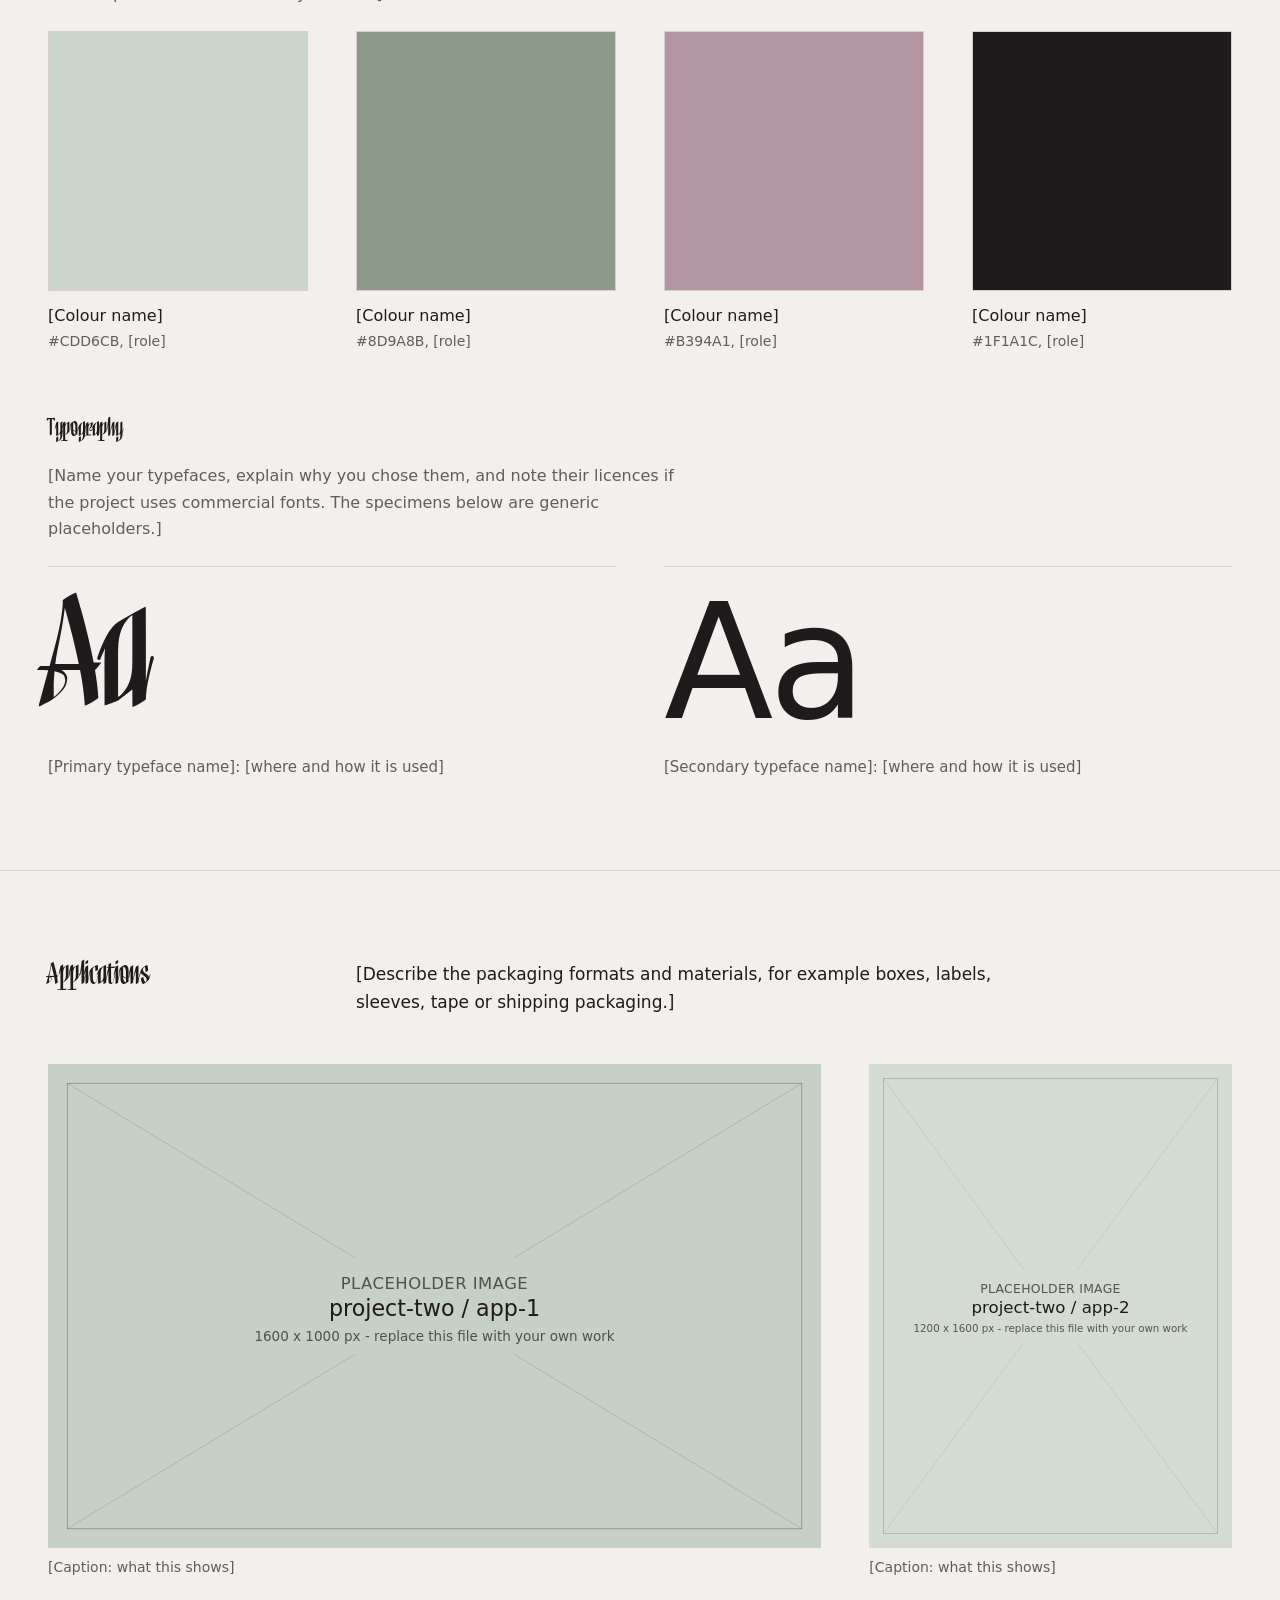
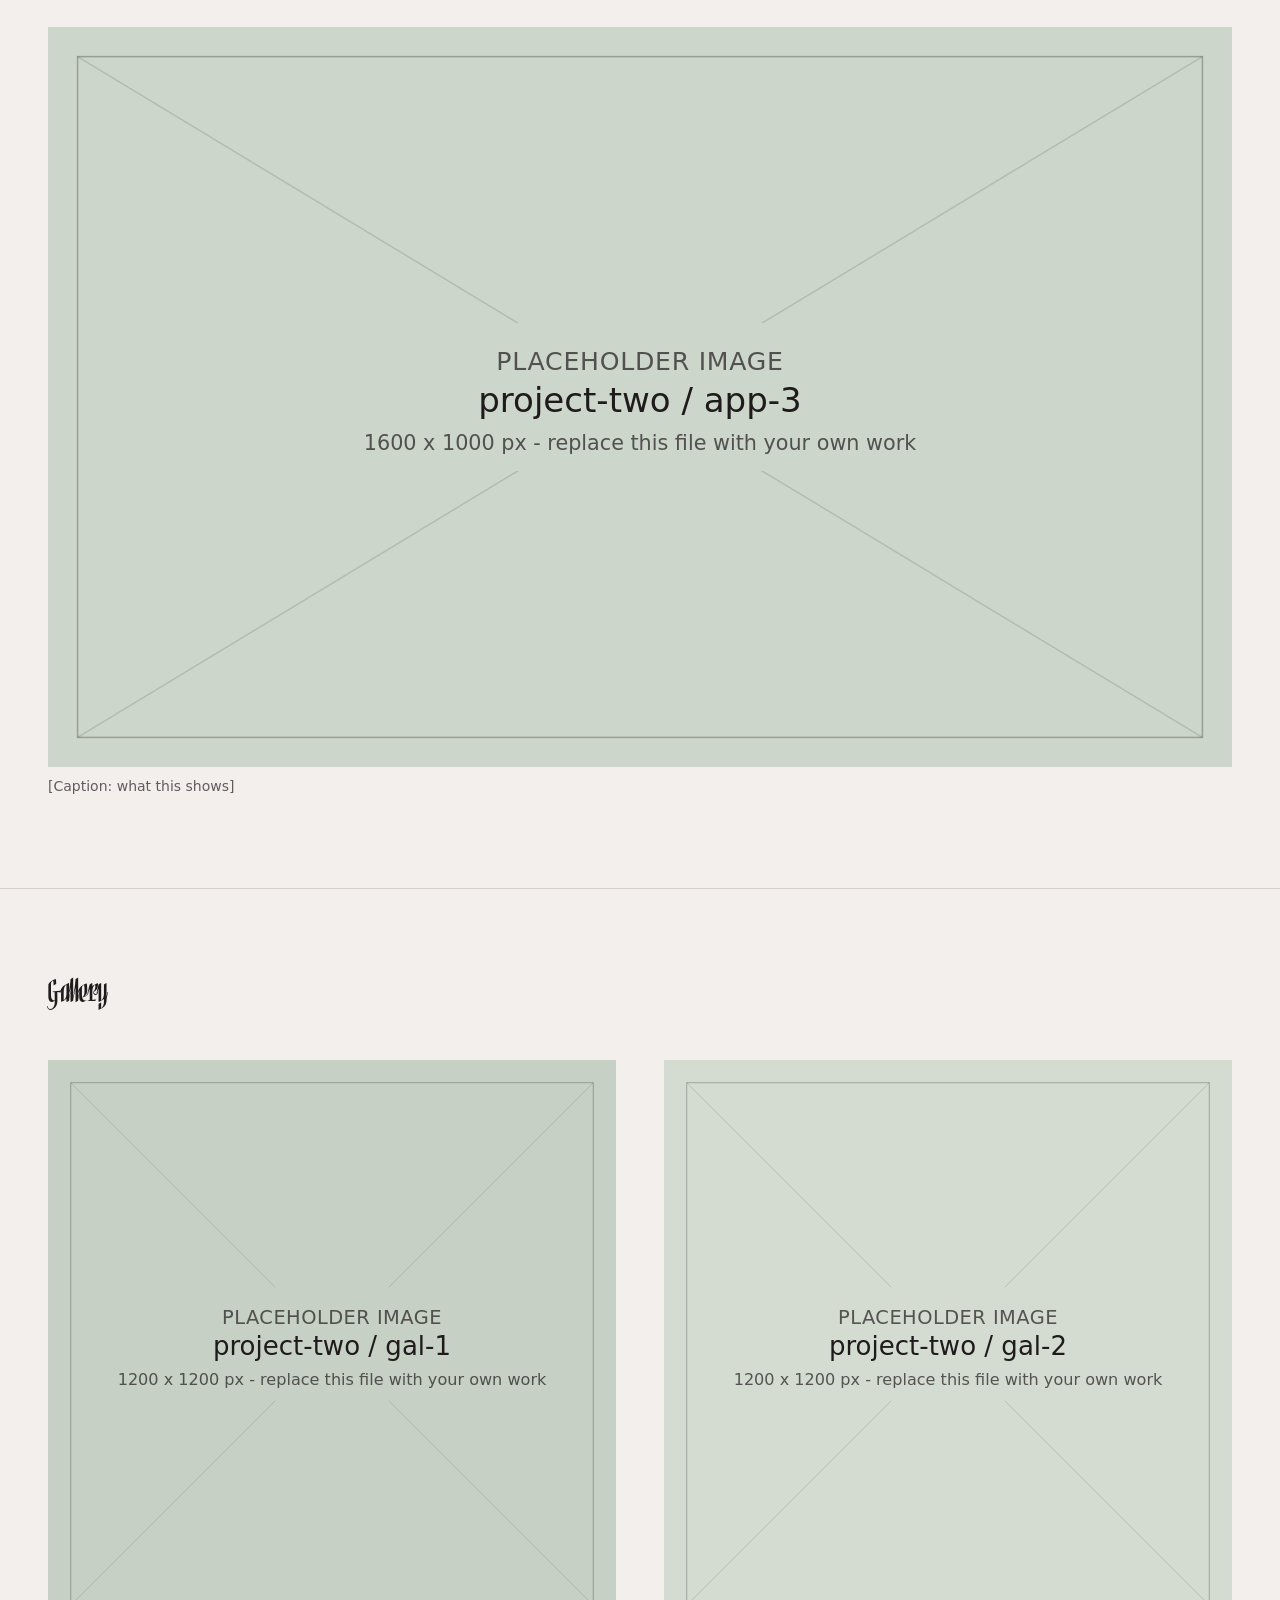
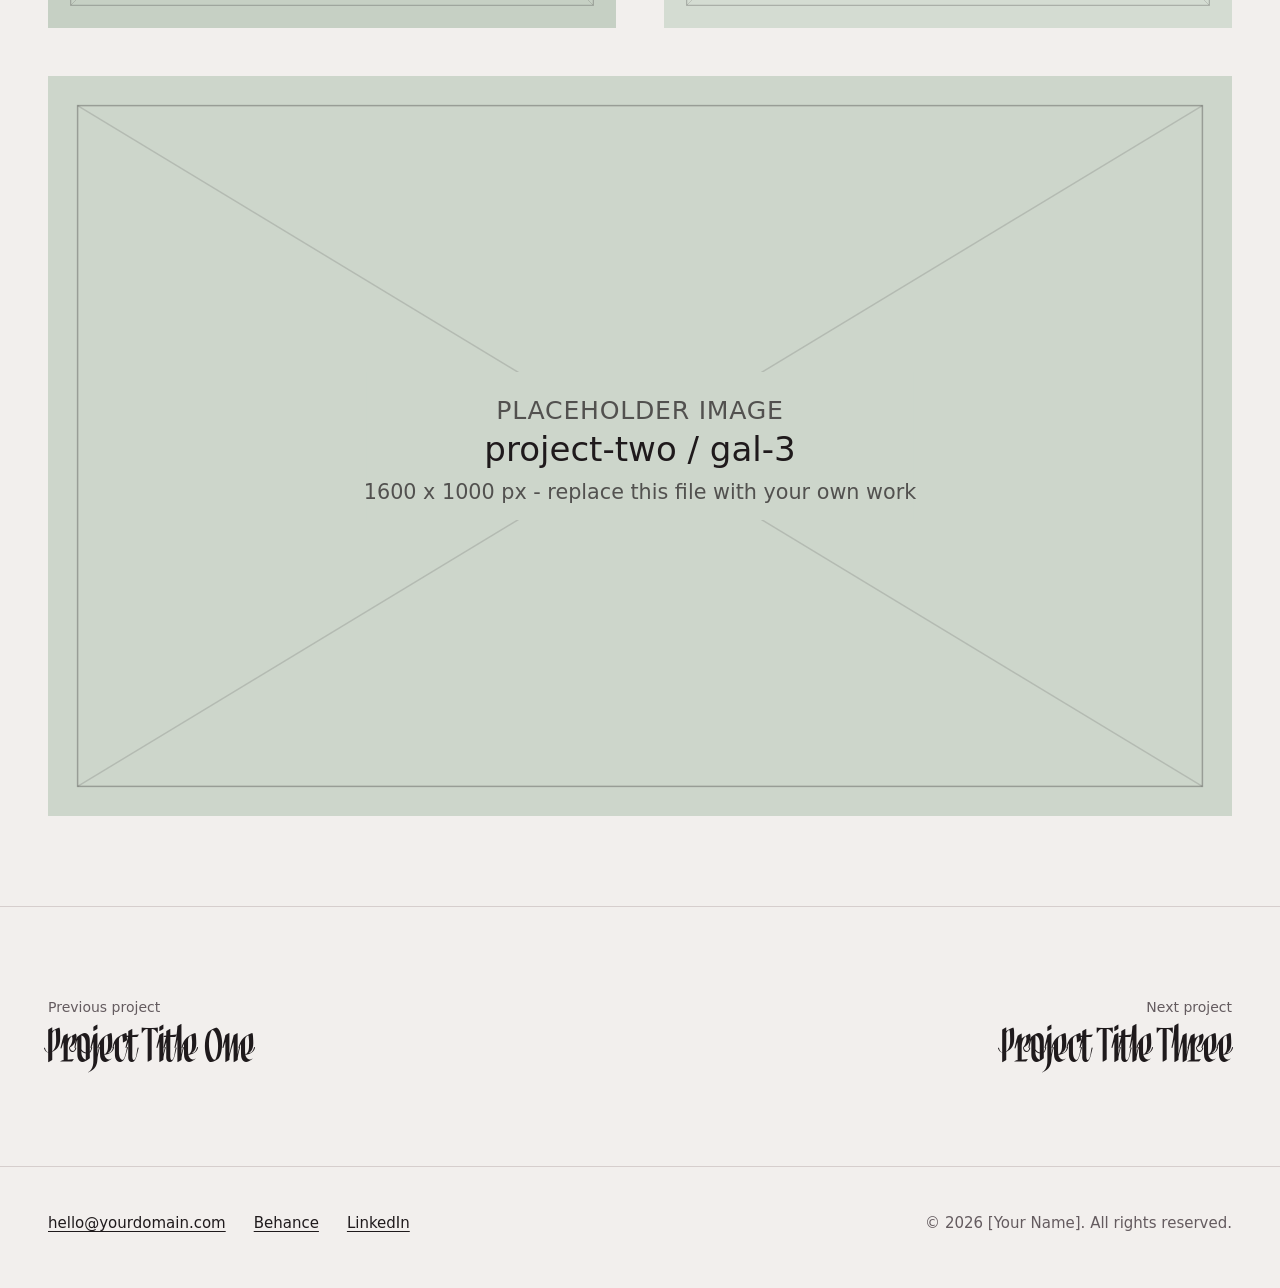
<file: projects/project-two.html>
<!doctype html>
<html lang="en">
<head>
  <meta charset="utf-8">
  <meta name="viewport" content="width=device-width, initial-scale=1">
  <!-- EDIT: replace the project title, text, images, [Your Name] and every YOUR-SITE.pages.dev address. See README.md. -->
  <title>Project Title Two | [Your Name]</title>
  <meta name="description" content="Project Title Two, a packaging design project by [Your Name].">
  <meta name="theme-color" content="#f2efed">
  <link rel="canonical" href="https://YOUR-SITE.pages.dev/projects/project-two">
  <link rel="icon" href="../assets/img/favicon.svg" type="image/svg+xml">

  <meta property="og:type" content="article">
  <meta property="og:site_name" content="[Your Name]">
  <meta property="og:title" content="Project Title Two | [Your Name]">
  <meta property="og:description" content="Packaging design project by [Your Name].">
  <meta property="og:url" content="https://YOUR-SITE.pages.dev/projects/project-two">
  <meta property="og:image" content="https://YOUR-SITE.pages.dev/assets/img/og-project-two.png">
  <meta property="og:image:alt" content="Cover image for Project Title Two">
  <meta name="twitter:card" content="summary_large_image">

  <link rel="stylesheet" href="../assets/css/styles.css">
  <script src="../assets/js/main.js" defer></script>
</head>
<body>
  <a class="skip-link" href="#main">Skip to main content</a>

  <header class="site-header">
    <div class="wrap site-header__inner">
      <a class="wordmark" href="../index.html">[Your Name]</a>
      <nav aria-label="Primary">
        <ul class="nav">
          <li><a href="../work.html" aria-current="true">Work</a></li>
          <li><a href="../about.html">About</a></li>
          <li><a href="../contact.html">Contact</a></li>
        </ul>
      </nav>
    </div>
  </header>

  <main id="main">

    <!-- Title and summary -->
    <div class="project-head">
      <div class="wrap">
        <a class="back" href="../work.html">Back to all work</a>
        <h1 class="title">Project Title Two</h1>
        <p class="lead">[One sentence summarising the project: what you designed, and for whom.]</p>
      </div>
    </div>

    <!-- Cover image and project facts -->
    <div class="wrap">
      <figure class="cover">
        <img src="../assets/img/project-two/cover.svg" width="1920" height="1080" decoding="async" fetchpriority="high"
             alt="Placeholder: cover image for Project Title Two. Replace with a description of your image.">
      </figure>

      <dl class="facts">
        <div>
          <dt>Client</dt>
          <dd>[Client name, or "Personal project"]</dd>
        </div>
        <div>
          <dt>Year</dt>
          <dd>[Year]</dd>
        </div>
        <div>
          <dt>Role</dt>
          <dd>[Your role]</dd>
        </div>
        <div>
          <dt>Deliverables</dt>
          <dd>[Packaging system, labels, dielines, and so on]</dd>
        </div>
      </dl>
    </div>

    <!-- Overview -->
    <section class="block block--first" aria-labelledby="overview-title">
      <div class="wrap split">
        <div class="split__label">
          <h2 id="overview-title" class="section-title">Overview</h2>
        </div>
        <div class="split__body prose">
          <p>[Introduce the project in two or three sentences: who it was for, what you made, and why it mattered. Describe only real work and real outcomes.]</p>
          <p>[Optional: anything useful for context, such as the product, the print process, or the team you worked with.]</p>
        </div>
      </div>
    </section>

    <!-- Creative brief -->
    <section class="block" aria-labelledby="brief-title">
      <div class="wrap split">
        <div class="split__label">
          <h2 id="brief-title" class="section-title">Creative brief</h2>
        </div>
        <div class="split__body prose">
          <p>[What was the brief? Include the product, the audience, the goals, any constraints (budget, materials, print method, shelf environment) and what you were asked to deliver.]</p>
        </div>
      </div>
    </section>

    <!-- Concept -->
    <section class="block" aria-labelledby="concept-title">
      <div class="wrap split">
        <div class="split__label">
          <h2 id="concept-title" class="section-title">Concept</h2>
        </div>
        <div class="split__body prose">
          <p>[Explain the central idea and how it shaped your decisions. What did you explore, and why did you choose this direction?]</p>
          <p>[Optional: sketches, structural tests or alternatives you considered.]</p>
        </div>
      </div>
    </section>

    <!-- Visual identity system -->
    <section class="block" aria-labelledby="identity-title">
      <div class="wrap">
        <div class="split">
          <div class="split__label">
            <h2 id="identity-title" class="section-title">Visual identity system</h2>
          </div>
          <div class="split__body prose">
            <p>[Introduce the identity system in a sentence or two: the brand mark, colour, typography and layout principles that hold the packaging range together.]</p>
          </div>
        </div>

        <h3 class="subhead">Logo</h3>
        <p class="subnote">[Describe the logo or brand mark: how it is built, its variations, and how it sits on different pack formats.]</p>
        <div class="gallery">
          <figure class="gallery__item gallery__item--8">
            <img src="../assets/img/project-two/logo.svg" width="1600" height="1000" loading="lazy" decoding="async"
                 alt="Placeholder: primary logo for Project Title Two. Replace with a description of your image.">
          </figure>
          <figure class="gallery__item gallery__item--4">
            <img src="../assets/img/project-two/detail.svg" width="1200" height="1600" loading="lazy" decoding="async"
                 alt="Placeholder: detail of the brand mark for Project Title Two. Replace with a description of your image.">
          </figure>
        </div>

        <h3 class="subhead">Colour</h3>
        <p class="subnote">[Describe the palette and how colour is used to organise the range. Replace the sample colours below with your own.]</p>
        <ul class="swatches">
          <li>
            <div class="swatch__chip" style="--swatch: #cdd6cb;"></div>
            <p class="swatch__name">[Colour name]</p>
            <p class="swatch__meta">#CDD6CB, [role]</p>
          </li>
          <li>
            <div class="swatch__chip" style="--swatch: #8d9a8b;"></div>
            <p class="swatch__name">[Colour name]</p>
            <p class="swatch__meta">#8D9A8B, [role]</p>
          </li>
          <li>
            <div class="swatch__chip" style="--swatch: #b394a1;"></div>
            <p class="swatch__name">[Colour name]</p>
            <p class="swatch__meta">#B394A1, [role]</p>
          </li>
          <li>
            <div class="swatch__chip" style="--swatch: #1f1a1c;"></div>
            <p class="swatch__name">[Colour name]</p>
            <p class="swatch__meta">#1F1A1C, [role]</p>
          </li>
        </ul>

        <h3 class="subhead">Typography</h3>
        <p class="subnote">[Name your typefaces, explain why you chose them, and note their licences if the project uses commercial fonts. The specimens below are generic placeholders.]</p>
        <div class="specimens">
          <figure class="specimen">
            <div class="specimen__glyph specimen__glyph--serif" aria-hidden="true">Aa</div>
            <figcaption>[Primary typeface name]: [where and how it is used]</figcaption>
          </figure>
          <figure class="specimen">
            <div class="specimen__glyph specimen__glyph--sans" aria-hidden="true">Aa</div>
            <figcaption>[Secondary typeface name]: [where and how it is used]</figcaption>
          </figure>
        </div>
      </div>
    </section>

    <!-- Applications -->
    <section class="block" aria-labelledby="applications-title">
      <div class="wrap">
        <div class="split" style="margin-bottom: clamp(2rem, 4vw, 3rem);">
          <div class="split__label">
            <h2 id="applications-title" class="section-title">Applications</h2>
          </div>
          <div class="split__body prose">
            <p>[Describe the packaging formats and materials, for example boxes, labels, sleeves, tape or shipping packaging.]</p>
          </div>
        </div>
        <div class="gallery">
          <figure class="gallery__item gallery__item--8">
            <img src="../assets/img/project-two/app-1.svg" width="1600" height="1000" loading="lazy" decoding="async"
                 alt="Placeholder: first packaging application for Project Title Two. Replace with a description of your image.">
            <figcaption>[Caption: what this shows]</figcaption>
          </figure>
          <figure class="gallery__item gallery__item--4">
            <img src="../assets/img/project-two/app-2.svg" width="1200" height="1600" loading="lazy" decoding="async"
                 alt="Placeholder: second packaging application for Project Title Two. Replace with a description of your image.">
            <figcaption>[Caption: what this shows]</figcaption>
          </figure>
          <figure class="gallery__item">
            <img src="../assets/img/project-two/app-3.svg" width="1600" height="1000" loading="lazy" decoding="async"
                 alt="Placeholder: third packaging application for Project Title Two. Replace with a description of your image.">
            <figcaption>[Caption: what this shows]</figcaption>
          </figure>
        </div>
      </div>
    </section>

    <!-- Gallery -->
    <section class="block" aria-labelledby="gallery-title">
      <div class="wrap">
        <div class="split" style="margin-bottom: clamp(2rem, 4vw, 3rem);">
          <div class="split__label">
            <h2 id="gallery-title" class="section-title">Gallery</h2>
          </div>
        </div>
        <div class="gallery">
          <figure class="gallery__item gallery__item--6">
            <img src="../assets/img/project-two/gal-1.svg" width="1200" height="1200" loading="lazy" decoding="async"
                 alt="Placeholder: gallery image 1 for Project Title Two. Replace with a description of your image.">
          </figure>
          <figure class="gallery__item gallery__item--6">
            <img src="../assets/img/project-two/gal-2.svg" width="1200" height="1200" loading="lazy" decoding="async"
                 alt="Placeholder: gallery image 2 for Project Title Two. Replace with a description of your image.">
          </figure>
          <figure class="gallery__item">
            <img src="../assets/img/project-two/gal-3.svg" width="1600" height="1000" loading="lazy" decoding="async"
                 alt="Placeholder: gallery image 3 for Project Title Two. Replace with a description of your image.">
          </figure>
        </div>
      </div>
    </section>

    <!-- Previous / next project -->
    <nav class="block" aria-label="Project navigation">
      <div class="wrap pager">
        <a class="pager__prev" href="project-one.html" rel="prev">
          <p class="pager__label">Previous project</p>
          <p class="pager__title">Project Title One</p>
        </a>
        <a class="pager__next" href="project-three.html" rel="next">
          <p class="pager__label">Next project</p>
          <p class="pager__title">Project Title Three</p>
        </a>
      </div>
    </nav>

  </main>

  <footer class="site-footer">
    <div class="wrap site-footer__inner">
      <ul class="links">
        <li><a href="mailto:hello@yourdomain.com">hello@yourdomain.com</a></li>
        <li><a href="https://www.behance.net/your-username" target="_blank" rel="noopener noreferrer">Behance<span class="visually-hidden"> (opens in a new tab)</span></a></li>
        <li><a href="https://www.linkedin.com/in/your-username" target="_blank" rel="noopener noreferrer">LinkedIn<span class="visually-hidden"> (opens in a new tab)</span></a></li>
      </ul>
      <p class="site-footer__copy">&copy; <span data-year>2026</span> [Your Name]. All rights reserved.</p>
    </div>
  </footer>
</body>
</html>
</file>
<file: assets/css/styles.css>
/* ==========================================================================
   Portfolio — styles.css
   One stylesheet for every page. No build step, no dependencies.

   Contents
   1.  Design tokens (colours, type, spacing)  <- edit these first
   2.  Reset and base
   3.  Typography
   4.  Layout helpers
   5.  Header and navigation
   6.  Home: hero, featured work, about, contact
   7.  Work page (filters and grid)
   8.  Inner page headers (About, Contact, 404)
   9.  Project pages
   10. Footer
   ========================================================================== */


/* 1. Design tokens
   -------------------------------------------------------------------------- */
  @font-face {
  font-family: "Cownaffle";
  src: url("../fonts/Cownaffle.ttf") format("truetype");
  font-weight: 400;
  font-style: normal;
  font-display: swap;
}
:root {
  /* Colour: neutral ground, dark ink, two quiet accents.
     Text colours below all meet WCAG AA contrast on --bg and --wash. */
  --bg: #f2efed;       /* page background: a pale, slightly rosy grey */
  --wash: #e8e3e1;     /* image frames and the contact band */
  --ink: #1f1a1c;      /* main text */
  --muted: #645b5f;    /* secondary text */
  --line: #d6cecd;     /* hairlines */
  --plum: #6a4357;     /* accent for links, hover and focus */
  --mauve: #b394a1;    /* decorative accent only (not for text) */
  --sage: #8d9a8b;     /* decorative accent only (not for text) */

  /* Type: system font stacks, so nothing is downloaded and nothing is licensed.
     To use your own fonts, see the README ("Changing fonts"). */
  --serif: "Cownaffle", "Iowan Old Style", "Palatino Linotype", Palatino, "Book Antiqua", Georgia, "Times New Roman", serif;
  --sans: "Xanh Mono", system-ui, -apple-system, "Segoe UI", Roboto, "Helvetica Neue", Arial, sans-serif;

  /* Space */
  --gutter: clamp(1.25rem, 4vw, 3rem);
  --max: 92rem;
  --section: clamp(4.5rem, 10vw, 9rem);
}


/* 2. Reset and base
   -------------------------------------------------------------------------- */
*,
*::before,
*::after {
  box-sizing: border-box;
}

html {
  -webkit-text-size-adjust: 100%;
  scroll-behavior: smooth;
}

body {
  margin: 0;
  background: var(--bg);
  color: var(--ink);
  font-family: var(--sans);
  font-size: 1rem;
  line-height: 1.65;
  -webkit-font-smoothing: antialiased;
  text-rendering: optimizeLegibility;
}

h1, h2, h3, p, ul, ol, dl, dd, figure {
  margin: 0;
}

img {
  display: block;
  max-width: 100%;
  height: auto;
}

a {
  color: inherit;
  text-decoration-thickness: 1px;
  text-underline-offset: 0.2em;
}

a:hover {
  color: var(--plum);
}

:focus-visible {
  outline: 2px solid var(--plum);
  outline-offset: 4px;
}

.skip-link {
  position: absolute;
  left: var(--gutter);
  top: 0;
  padding: 0.75rem 1rem;
  background: var(--ink);
  color: var(--bg);
  transform: translateY(-120%);
  z-index: 10;
}

.skip-link:focus {
  transform: translateY(0);
  color: var(--bg);
}

.visually-hidden {
  position: absolute;
  width: 1px;
  height: 1px;
  margin: -1px;
  padding: 0;
  overflow: hidden;
  clip: rect(0, 0, 0, 0);
  white-space: nowrap;
  border: 0;
}

/* Respect reduced-motion preferences. The site uses almost no motion;
   this guarantees none for people who ask for none. */
@media (prefers-reduced-motion: reduce) {
  html {
    scroll-behavior: auto;
  }

  *,
  *::before,
  *::after {
    animation-duration: 0.01ms !important;
    animation-iteration-count: 1 !important;
    transition-duration: 0.01ms !important;
    scroll-behavior: auto !important;
  }
}


/* 3. Typography
   -------------------------------------------------------------------------- */
h1, h2, h3 {
  font-family: var(--serif);
  font-weight: 400;
  line-height: 1.1;
  letter-spacing: -0.015em;
}

h2 {
  font-size: clamp(1.75rem, 3.4vw, 2.75rem);
}

h3 {
  font-size: clamp(1.25rem, 2vw, 1.625rem);
}

/* The name on the home page: the one loud thing on the site. */
.display {
  font-size: clamp(3.25rem, 13vw, 11rem);
  line-height: 0.92;
  letter-spacing: -0.035em;
  overflow-wrap: break-word;
}

/* Page titles on inner pages and project pages. */
.title {
  font-size: clamp(2.5rem, 7vw, 5.5rem);
  line-height: 1;
  letter-spacing: -0.025em;
  overflow-wrap: break-word;
}

.lead {
  font-family: var(--serif);
  font-size: clamp(1.25rem, 2.4vw, 1.875rem);
  line-height: 1.3;
  letter-spacing: -0.01em;
}

.label {
  color: var(--muted);
  font-size: 0.875rem;
  letter-spacing: 0.01em;
}

/* Small sans label used as a section title in the left column. */
.section-label {
  font-family: var(--sans);
  line-height: 1.65;
}

/* Serif section title used in the left column on project pages. */
.section-title {
  font-size: clamp(1.5rem, 2.4vw, 2rem);
}

.prose {
  max-width: 40rem;
  font-size: 1.0625rem;
}

.prose p + p {
  margin-top: 1em;
}

.text-link {
  text-decoration: underline;
}

.big-link {
  display: inline-block;
  font-family: var(--serif);
  font-size: clamp(1.5rem, 5.4vw, 3.75rem);
  line-height: 1.15;
  letter-spacing: -0.02em;
  overflow-wrap: anywhere;
}


/* 4. Layout helpers
   -------------------------------------------------------------------------- */
.wrap {
  width: 100%;
  max-width: var(--max);
  margin-inline: auto;
  padding-inline: var(--gutter);
}

.section {
  padding-block: var(--section);
}

.section--wash {
  background: var(--wash);
}

.section-head {
  display: flex;
  flex-wrap: wrap;
  align-items: baseline;
  justify-content: space-between;
  gap: 0.5rem 1.5rem;
  margin-bottom: clamp(2rem, 5vw, 4rem);
}

/* Label on the left, content on the right. Stacks on small screens. */
.split {
  display: grid;
  gap: 1.25rem;
}

@media (min-width: 52rem) {
  .split {
    grid-template-columns: repeat(12, minmax(0, 1fr));
    column-gap: var(--gutter);
  }

  .split__label {
    grid-column: 1 / 4;
  }

  .split__body {
    grid-column: 4 / 12;
  }
}

.list {
  list-style: none;
  padding: 0;
}

.list li {
  padding-block: 0.9rem;
  border-top: 1px solid var(--line);
}

.list li:last-child {
  border-bottom: 1px solid var(--line);
}

.links {
  display: flex;
  flex-wrap: wrap;
  gap: 0.5rem 2rem;
  list-style: none;
  padding: 0;
}

.links a {
  display: inline-block;
  padding-block: 0.25rem;
}


/* 5. Header and navigation
   -------------------------------------------------------------------------- */
.site-header {
  padding-block: 1.5rem;
}

.site-header__inner {
  display: flex;
  flex-wrap: wrap;
  align-items: baseline;
  justify-content: space-between;
  gap: 0.5rem 2rem;
}

.wordmark {
  font-family: var(--serif);
  font-size: 1.375rem;
  letter-spacing: -0.01em;
  text-decoration: none;
}

.nav {
  display: flex;
  gap: clamp(1.25rem, 3vw, 2.5rem);
  list-style: none;
  margin: 0;
  padding: 0;
}

.nav a {
  display: inline-block;
  padding-block: 0.5rem;
  border-bottom: 1px solid transparent;
  text-decoration: none;
}

.nav a:hover {
  border-bottom-color: currentColor;
}

.nav a[aria-current] {
  border-bottom-color: var(--plum);
  color: var(--plum);
}


/* 6. Home
   -------------------------------------------------------------------------- */
.hero {
  padding-top: clamp(3rem, 9vw, 8rem);
  padding-bottom: clamp(4rem, 9vw, 8rem);
}

.hero__name {
  margin-bottom: clamp(2.5rem, 6vw, 5rem);
}

.hero__grid {
  display: grid;
  gap: 2.5rem;
}

@media (min-width: 52rem) {
  .hero__grid {
    grid-template-columns: repeat(12, minmax(0, 1fr));
    column-gap: var(--gutter);
  }

  .hero__list {
    grid-column: 1 / 5;
  }

  .hero__intro {
    grid-column: 6 / 13;
  }
}

.hero__intro p + p {
  margin-top: 1.25rem;
}

.hero__list .label {
  margin-bottom: 0.75rem;
}

/* Featured work: a staggered, asymmetrical grid. */
.featured {
  display: grid;
  gap: clamp(3rem, 7vw, 5rem) var(--gutter);
}

@media (min-width: 48rem) {
  .featured {
    grid-template-columns: repeat(12, minmax(0, 1fr));
  }

  .featured__item--a {
    grid-column: 1 / 8;
  }

  .featured__item--b {
    grid-column: 9 / 13;
    margin-top: clamp(5rem, 14vw, 12rem);
  }

  .featured__item--c {
    grid-column: 4 / 11;
  }
}

.card {
  display: block;
  text-decoration: none;
}

.card__frame {
  aspect-ratio: 4 / 5;
  background: var(--wash);
  overflow: hidden;
}

.card__frame--wide {
  aspect-ratio: 4 / 3;
}

.card__frame img {
  width: 100%;
  height: 100%;
  object-fit: cover;
  transition: transform 0.6s ease;
}

.card:hover .card__frame img,
.card:focus-visible .card__frame img {
  transform: scale(1.03);
}

.card__body {
  display: flex;
  flex-wrap: wrap;
  align-items: baseline;
  justify-content: space-between;
  gap: 0.25rem 1rem;
  padding-top: 1rem;
}

.card__title {
  font-size: clamp(1.375rem, 2.4vw, 1.75rem);
}

.card__meta {
  color: var(--muted);
  font-size: 0.875rem;
}

.card:hover .card__title {
  color: var(--plum);
  text-decoration: underline;
  text-decoration-thickness: 1px;
  text-underline-offset: 0.2em;
}

.about-intro {
  display: grid;
  gap: 2.5rem;
}

@media (min-width: 52rem) {
  .about-intro {
    grid-template-columns: minmax(0, 5fr) minmax(0, 7fr);
    column-gap: var(--gutter);
    align-items: end;
  }
}

.portrait {
  background: var(--wash);
}

.portrait img {
  width: 100%;
  height: auto;
}

.contact-band .title {
  margin-bottom: clamp(1.5rem, 4vw, 3rem);
}

.contact-band .links {
  margin-top: clamp(2rem, 5vw, 3.5rem);
}


/* 7. Work page: filters and project grid
   -------------------------------------------------------------------------- */
.work-section {
  padding-bottom: var(--section);
}

.filters {
  display: flex;
  flex-wrap: wrap;
  align-items: baseline;
  gap: 0.25rem 2rem;
  margin-bottom: clamp(2rem, 4vw, 3rem);
  padding-bottom: 0.75rem;
  border-bottom: 1px solid var(--line);
}

/* The hidden attribute must win over the flex display above. */
.filters[hidden] {
  display: none;
}

.filters__list {
  display: flex;
  flex-wrap: wrap;
  gap: 0 1.5rem;
  margin: 0;
  padding: 0;
  list-style: none;
}

.filters__btn {
  padding: 0.5rem 0;
  border: 0;
  border-bottom: 1px solid transparent;
  background: none;
  color: var(--muted);
  font: inherit;
  cursor: pointer;
}

.filters__btn:hover {
  color: var(--ink);
  border-bottom-color: currentColor;
}

.filters__btn[aria-pressed="true"] {
  color: var(--plum);
  border-bottom-color: var(--plum);
}

.work-grid {
  display: grid;
  gap: clamp(2.5rem, 5vw, 4rem) var(--gutter);
  grid-template-columns: minmax(0, 1fr);
  margin: 0;
  padding: 0;
  list-style: none;
}

@media (min-width: 40rem) {
  .work-grid {
    grid-template-columns: repeat(2, minmax(0, 1fr));
  }
}

@media (min-width: 64rem) {
  .work-grid {
    grid-template-columns: repeat(3, minmax(0, 1fr));
  }
}

.work-grid__item[hidden] {
  display: none;
}

.work-empty {
  color: var(--muted);
}

.work-more {
  margin-top: clamp(2.5rem, 5vw, 4rem);
}


/* 8. Inner page headers
   -------------------------------------------------------------------------- */
.page-head {
  padding-top: clamp(3rem, 8vw, 7rem);
  padding-bottom: clamp(2.5rem, 6vw, 5rem);
}

.page-head .title {
  margin-bottom: clamp(1.5rem, 3vw, 2.5rem);
}

.page-head .lead {
  max-width: 44rem;
}

.pillars {
  display: grid;
  gap: 2rem var(--gutter);
}

@media (min-width: 48rem) {
  .pillars {
    grid-template-columns: repeat(3, minmax(0, 1fr));
  }
}

.pillars h3 {
  margin-bottom: 0.75rem;
}

.pillars p {
  color: var(--muted);
}


/* 9. Project pages
   -------------------------------------------------------------------------- */
.back {
  display: inline-block;
  padding-block: 0.25rem;
  color: var(--muted);
  font-size: 0.9375rem;
}

.project-head {
  padding-top: clamp(2rem, 5vw, 4rem);
  padding-bottom: clamp(2rem, 5vw, 4rem);
}

.project-head .title {
  margin-block: clamp(1rem, 2vw, 1.5rem) clamp(1.25rem, 3vw, 2rem);
}

.project-head .lead {
  max-width: 46rem;
}

.cover img {
  width: 100%;
  height: auto;
  background: var(--wash);
}

.facts {
  display: grid;
  gap: 1.5rem var(--gutter);
  grid-template-columns: repeat(2, minmax(0, 1fr));
  margin-top: clamp(2rem, 4vw, 3rem);
  padding-top: 1.5rem;
  border-top: 1px solid var(--line);
}

@media (min-width: 48rem) {
  .facts {
    grid-template-columns: repeat(4, minmax(0, 1fr));
  }
}

.facts dt {
  color: var(--muted);
  font-size: 0.875rem;
}

.facts dd {
  margin-top: 0.25rem;
}

.block {
  padding-block: clamp(3rem, 7vw, 6rem);
  border-top: 1px solid var(--line);
}

.block--first {
  margin-top: clamp(3rem, 7vw, 6rem);
}

.subhead {
  margin-block: clamp(2.5rem, 5vw, 4rem) 1.25rem;
  font-size: clamp(1.25rem, 2vw, 1.5rem);
}

.subhead:first-child {
  margin-top: 0;
}

.subnote {
  max-width: 40rem;
  margin-bottom: 1.5rem;
  color: var(--muted);
}

/* Image gallery: 12-column grid, items choose how many columns to span.
   Everything is full width on small screens. */
.gallery {
  display: grid;
  gap: var(--gutter);
  grid-template-columns: repeat(12, minmax(0, 1fr));
  align-items: start;
}

.gallery__item {
  grid-column: 1 / -1;
}

@media (min-width: 40rem) {
  .gallery__item--4 {
    grid-column: span 4;
  }

  .gallery__item--6 {
    grid-column: span 6;
  }

  .gallery__item--8 {
    grid-column: span 8;
  }
}

.gallery__item img {
  width: 100%;
  height: auto;
  background: var(--wash);
}

.gallery__item figcaption {
  padding-top: 0.5rem;
  color: var(--muted);
  font-size: 0.875rem;
}

.swatches {
  display: grid;
  gap: 1.5rem var(--gutter);
  grid-template-columns: repeat(2, minmax(0, 1fr));
  list-style: none;
  padding: 0;
}

@media (min-width: 48rem) {
  .swatches {
    grid-template-columns: repeat(4, minmax(0, 1fr));
  }
}

.swatch__chip {
  aspect-ratio: 1 / 1;
  background: var(--swatch, var(--wash));
  border: 1px solid var(--line);
}

.swatch__name {
  margin-top: 0.75rem;
}

.swatch__meta {
  color: var(--muted);
  font-size: 0.875rem;
}

.specimens {
  display: grid;
  gap: 2rem var(--gutter);
}

@media (min-width: 48rem) {
  .specimens {
    grid-template-columns: repeat(2, minmax(0, 1fr));
  }
}

.specimen {
  padding-top: 1rem;
  border-top: 1px solid var(--line);
}

.specimen__glyph {
  font-size: clamp(5rem, 14vw, 10rem);
  line-height: 1;
  letter-spacing: -0.03em;
}

.specimen__glyph--serif {
  font-family: var(--serif);
}

.specimen__glyph--sans {
  font-family: var(--sans);
}

.specimen figcaption {
  margin-top: 0.75rem;
  color: var(--muted);
  font-size: 0.9375rem;
}

.pager {
  display: grid;
  gap: 2.5rem;
}

@media (min-width: 48rem) {
  .pager {
    grid-template-columns: repeat(2, minmax(0, 1fr));
    column-gap: var(--gutter);
  }

  .pager__next {
    text-align: right;
  }
}

.pager a {
  display: block;
  text-decoration: none;
}

.pager__label {
  color: var(--muted);
  font-size: 0.875rem;
}

.pager__title {
  margin-top: 0.25rem;
  font-family: var(--serif);
  font-size: clamp(1.75rem, 4vw, 3rem);
  line-height: 1.1;
  letter-spacing: -0.02em;
}

.pager a:hover .pager__title {
  color: var(--plum);
  text-decoration: underline;
  text-decoration-thickness: 1px;
  text-underline-offset: 0.15em;
}


/* 10. Footer
   -------------------------------------------------------------------------- */
.site-footer {
  border-top: 1px solid var(--line);
  padding-block: 2.5rem 3rem;
  font-size: 0.9375rem;
}

.site-footer__inner {
  display: flex;
  flex-wrap: wrap;
  align-items: baseline;
  justify-content: space-between;
  gap: 1.25rem 3rem;
}

.site-footer .links {
  gap: 0.25rem 1.75rem;
}

.site-footer__copy {
  color: var(--muted);
}
</file>
